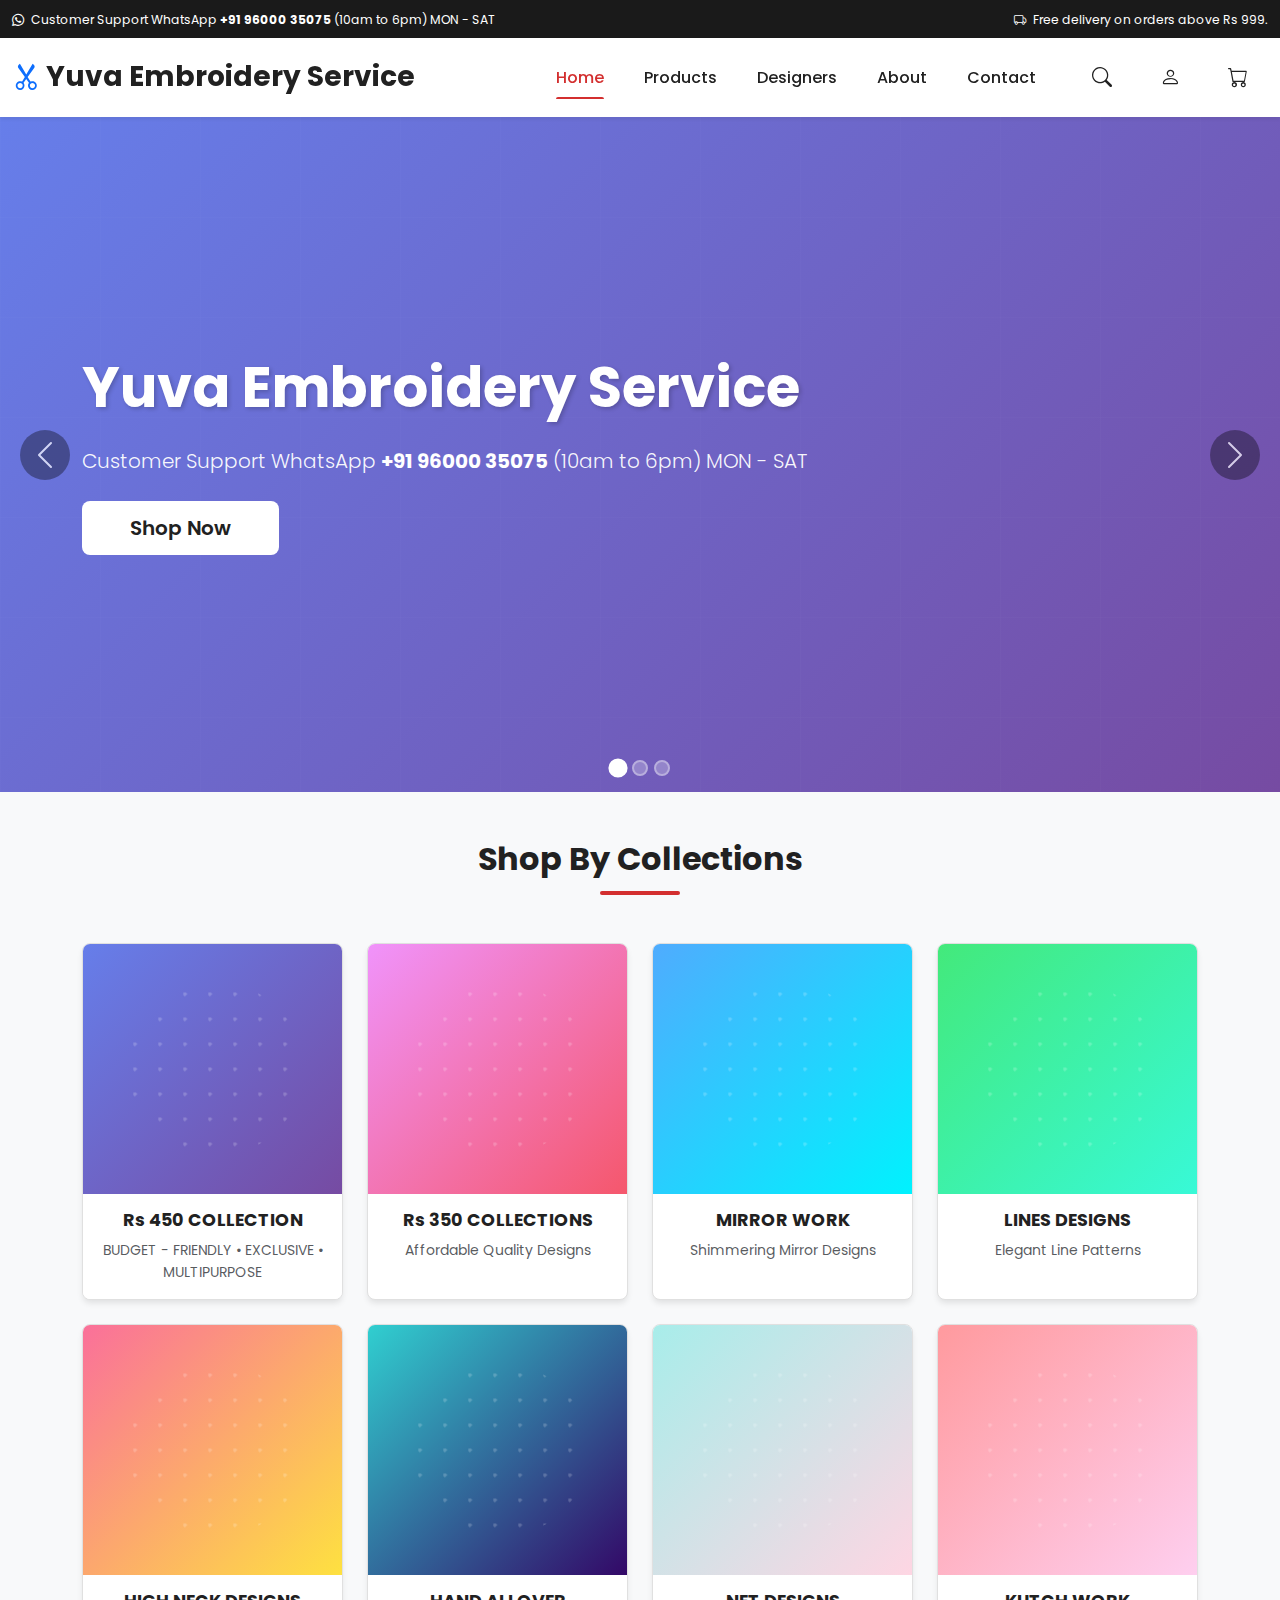
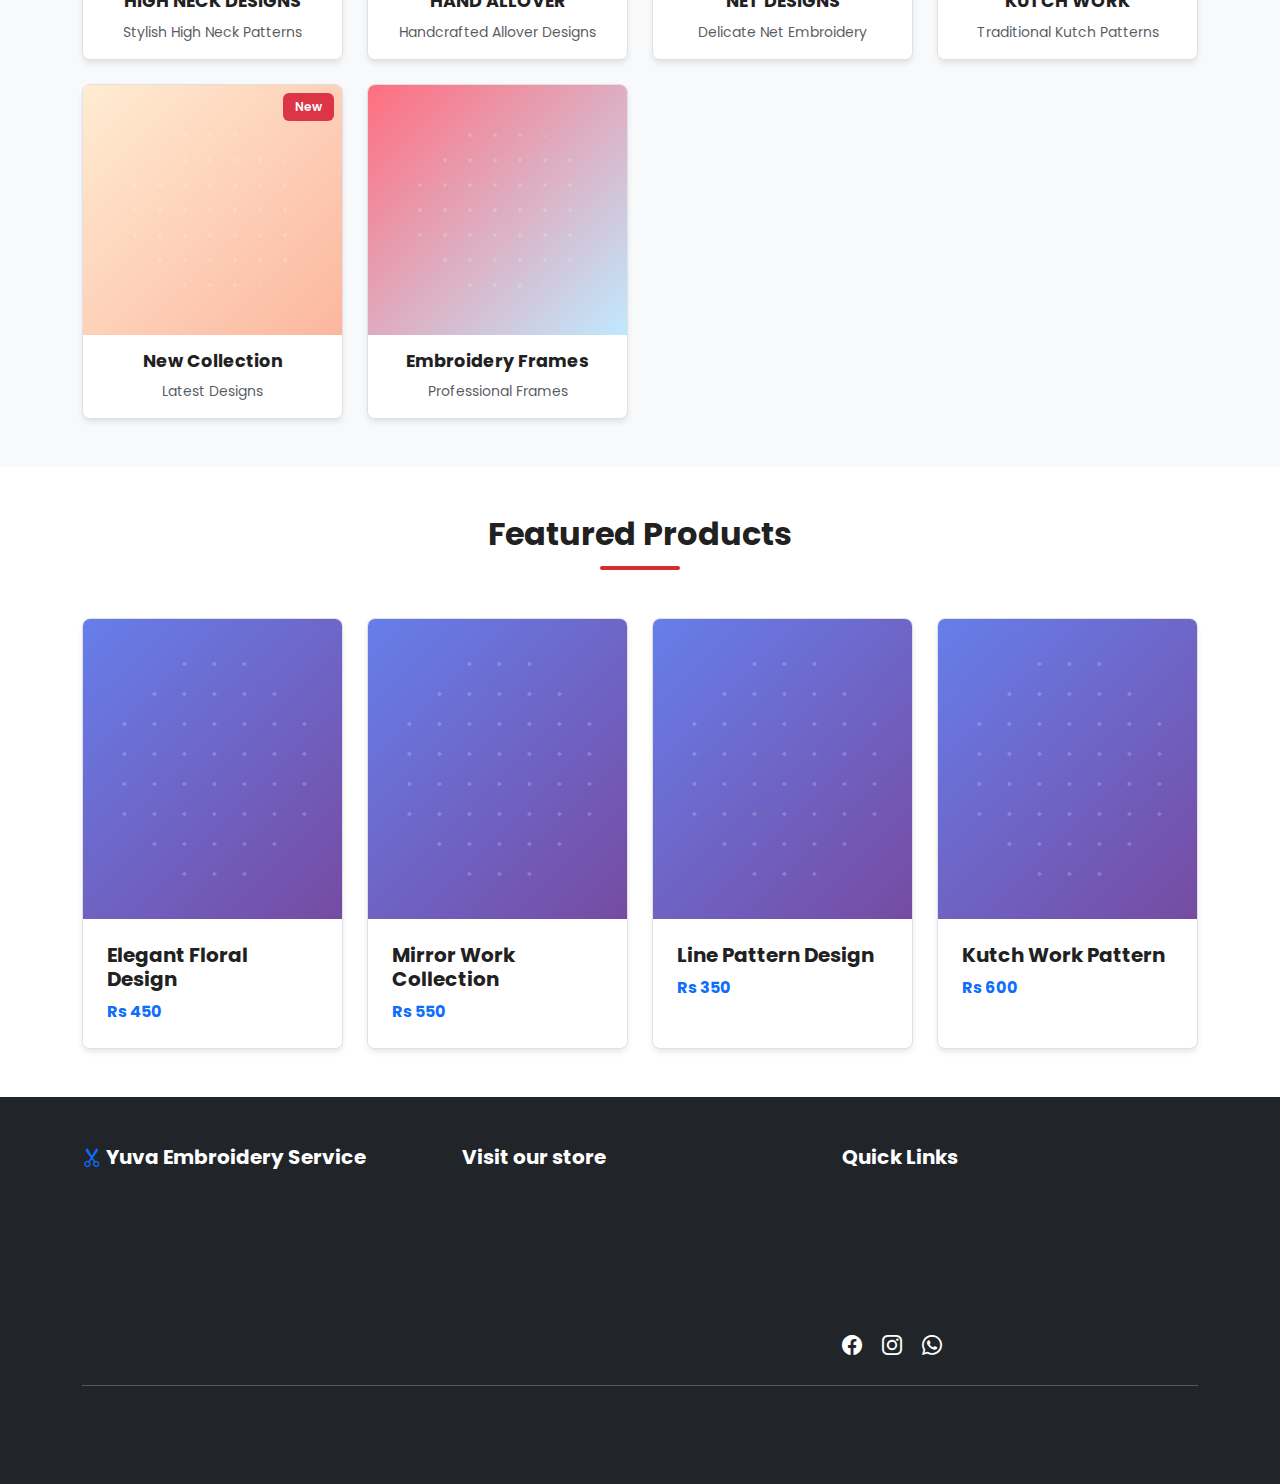
<file: index.html>
<!DOCTYPE html>
<html lang="en">
<head>
    <meta charset="UTF-8">
    <meta name="viewport" content="width=device-width, initial-scale=1.0">
    <title>Yuva Embroidery Service - Premium Embroidery Designs</title>
    <!-- Bootstrap 5 CSS -->
    <link href="https://cdn.jsdelivr.net/npm/bootstrap@5.3.2/dist/css/bootstrap.min.css" rel="stylesheet">
    <!-- Bootstrap Icons -->
    <link rel="stylesheet" href="https://cdn.jsdelivr.net/npm/bootstrap-icons@1.11.1/font/bootstrap-icons.css">
    <!-- Google Fonts -->
    <link href="https://fonts.googleapis.com/css2?family=Poppins:wght@300;400;500;600;700&display=swap" rel="stylesheet">
    <!-- Custom CSS -->
    <link rel="stylesheet" href="assets/css/style.css">
</head>
<body>
    <!-- Top Bar -->
    <div class="top-bar bg-dark text-white py-2">
        <div class="container-fluid">
            <div class="row align-items-center">
                <div class="col-md-6">
                    <small><i class="bi bi-whatsapp"></i> Customer Support WhatsApp <a href="https://wa.me/919600035075" class="text-white text-decoration-none fw-bold">+91 96000 35075</a> (10am to 6pm) MON - SAT</small>
                </div>
                <div class="col-md-6 text-md-end">
                    <small><i class="bi bi-truck"></i> Free delivery on orders above Rs 999.</small>
                </div>
            </div>
        </div>
    </div>

    <!-- Navigation -->
    <nav class="navbar navbar-expand-lg navbar-light bg-white shadow-sm sticky-top">
        <div class="container-fluid">
            <a class="navbar-brand fw-bold fs-3" href="index.html">
                <i class="bi bi-scissors text-primary"></i> Yuva Embroidery Service
            </a>
            <button class="navbar-toggler" type="button" data-bs-toggle="collapse" data-bs-target="#navbarNav">
                <span class="navbar-toggler-icon"></span>
            </button>
            <div class="collapse navbar-collapse" id="navbarNav">
                <ul class="navbar-nav ms-auto align-items-center">
                    <li class="nav-item">
                        <a class="nav-link active" href="index.html">Home</a>
                    </li>
                    <li class="nav-item">
                        <a class="nav-link" href="products.html">Products</a>
                    </li>
                    <li class="nav-item">
                        <a class="nav-link" href="designers.html">Designers</a>
                    </li>
                    <li class="nav-item">
                        <a class="nav-link" href="about.html">About</a>
                    </li>
                    <li class="nav-item">
                        <a class="nav-link" href="contact.html">Contact</a>
                    </li>
                    <li class="nav-item ms-3">
                        <button class="btn btn-link nav-link p-0" data-bs-toggle="modal" data-bs-target="#searchModal">
                            <i class="bi bi-search fs-5"></i>
                        </button>
                    </li>
                    <li class="nav-item ms-2">
                        <button class="btn btn-link nav-link p-0" data-bs-toggle="modal" data-bs-target="#loginModal">
                            <i class="bi bi-person fs-5"></i>
                        </button>
                    </li>
                    <li class="nav-item ms-2">
                        <button class="btn btn-link nav-link p-0 position-relative" data-bs-toggle="offcanvas" data-bs-target="#cartOffcanvas">
                            <i class="bi bi-cart fs-5"></i>
                            <span class="position-absolute top-0 start-100 translate-middle badge rounded-pill bg-danger" id="cartCount">0</span>
                        </button>
                    </li>
                </ul>
            </div>
        </div>
    </nav>

    <!-- Banner Carousel -->
    <div id="mainCarousel" class="carousel slide" data-bs-ride="carousel">
        <div class="carousel-indicators">
            <button type="button" data-bs-target="#mainCarousel" data-bs-slide-to="0" class="active"></button>
            <button type="button" data-bs-target="#mainCarousel" data-bs-slide-to="1"></button>
            <button type="button" data-bs-target="#mainCarousel" data-bs-slide-to="2"></button>
        </div>
        <div class="carousel-inner">
            <div class="carousel-item active">
                <div class="banner-slide">
                    <div class="container">
                        <div class="row align-items-center min-vh-75">
                            <div class="col-lg-8">
                                <h2 class="display-4 fw-bold mb-4">Yuva Embroidery Service</h2>
                                <p class="lead mb-4">Customer Support WhatsApp <a href="https://wa.me/919600035075" class="text-white text-decoration-none fw-bold">+91 96000 35075</a> (10am to 6pm) MON - SAT</p>
                                <a href="products.html" class="btn btn-light btn-lg px-5">Shop Now</a>
                            </div>
                        </div>
                    </div>
                </div>
            </div>
            <div class="carousel-item">
                <div class="banner-slide banner-slide-2">
                    <div class="container">
                        <div class="row align-items-center min-vh-75">
                            <div class="col-lg-8">
                                <h2 class="display-4 fw-bold mb-4">Premium Embroidery Designs</h2>
                                <p class="lead mb-4">Where innovative design meets flawless stitching!</p>
                                <a href="products.html" class="btn btn-light btn-lg px-5">Shop Now</a>
                            </div>
                        </div>
                    </div>
                </div>
            </div>
            <div class="carousel-item">
                <div class="banner-slide banner-slide-3">
                    <div class="container">
                        <div class="row align-items-center min-vh-75">
                            <div class="col-lg-8">
                                <h2 class="display-4 fw-bold mb-4">Custom Embroidery Solutions</h2>
                                <p class="lead mb-4">For clothing, accessories, and home decor</p>
                                <a href="products.html" class="btn btn-light btn-lg px-5">Shop Now</a>
                            </div>
                        </div>
                    </div>
                </div>
            </div>
        </div>
        <button class="carousel-control-prev" type="button" data-bs-target="#mainCarousel" data-bs-slide="prev">
            <span class="carousel-control-prev-icon" aria-hidden="true"></span>
            <span class="visually-hidden">Previous</span>
        </button>
        <button class="carousel-control-next" type="button" data-bs-target="#mainCarousel" data-bs-slide="next">
            <span class="carousel-control-next-icon" aria-hidden="true"></span>
            <span class="visually-hidden">Next</span>
        </button>
    </div>

    <!-- Shop By Collections -->
    <section class="py-5 bg-light">
        <div class="container">
            <h2 class="text-center fw-bold mb-5 section-title">Shop By Collections</h2>
            <div class="row g-4">
                <!-- Rs 450 COLLECTION -->
                <div class="col-lg-3 col-md-4 col-sm-6">
                    <div class="collection-card">
                        <div class="collection-image">
                            <div class="collection-overlay">
                                <a href="products.html?collection=rs450" class="btn btn-light">View Collection</a>
                            </div>
                        </div>
                        <div class="collection-info p-3 text-center">
                            <h5 class="fw-bold mb-2">Rs 450 COLLECTION</h5>
                            <p class="text-muted small mb-0">BUDGET - FRIENDLY • EXCLUSIVE • MULTIPURPOSE</p>
                        </div>
                    </div>
                </div>

                <!-- Rs 350 COLLECTIONS -->
                <div class="col-lg-3 col-md-4 col-sm-6">
                    <div class="collection-card">
                        <div class="collection-image collection-image-2">
                            <div class="collection-overlay">
                                <a href="products.html?collection=rs350" class="btn btn-light">View Collection</a>
                            </div>
                        </div>
                        <div class="collection-info p-3 text-center">
                            <h5 class="fw-bold mb-2">Rs 350 COLLECTIONS</h5>
                            <p class="text-muted small mb-0">Affordable Quality Designs</p>
                        </div>
                    </div>
                </div>

                <!-- MIRROR WORK -->
                <div class="col-lg-3 col-md-4 col-sm-6">
                    <div class="collection-card">
                        <div class="collection-image collection-image-3">
                            <div class="collection-overlay">
                                <a href="products.html?collection=mirror" class="btn btn-light">View Collection</a>
                            </div>
                        </div>
                        <div class="collection-info p-3 text-center">
                            <h5 class="fw-bold mb-2">MIRROR WORK</h5>
                            <p class="text-muted small mb-0">Shimmering Mirror Designs</p>
                        </div>
                    </div>
                </div>

                <!-- LINES DESIGNS -->
                <div class="col-lg-3 col-md-4 col-sm-6">
                    <div class="collection-card">
                        <div class="collection-image collection-image-4">
                            <div class="collection-overlay">
                                <a href="products.html?collection=lines" class="btn btn-light">View Collection</a>
                            </div>
                        </div>
                        <div class="collection-info p-3 text-center">
                            <h5 class="fw-bold mb-2">LINES DESIGNS</h5>
                            <p class="text-muted small mb-0">Elegant Line Patterns</p>
                        </div>
                    </div>
                </div>

                <!-- HIGH NECK DESIGNS -->
                <div class="col-lg-3 col-md-4 col-sm-6">
                    <div class="collection-card">
                        <div class="collection-image collection-image-5">
                            <div class="collection-overlay">
                                <a href="products.html?collection=highneck" class="btn btn-light">View Collection</a>
                            </div>
                        </div>
                        <div class="collection-info p-3 text-center">
                            <h5 class="fw-bold mb-2">HIGH NECK DESIGNS</h5>
                            <p class="text-muted small mb-0">Stylish High Neck Patterns</p>
                        </div>
                    </div>
                </div>

                <!-- HAND ALLOVER -->
                <div class="col-lg-3 col-md-4 col-sm-6">
                    <div class="collection-card">
                        <div class="collection-image collection-image-6">
                            <div class="collection-overlay">
                                <a href="products.html?collection=handallover" class="btn btn-light">View Collection</a>
                            </div>
                        </div>
                        <div class="collection-info p-3 text-center">
                            <h5 class="fw-bold mb-2">HAND ALLOVER</h5>
                            <p class="text-muted small mb-0">Handcrafted Allover Designs</p>
                        </div>
                    </div>
                </div>

                <!-- NET DESIGNS -->
                <div class="col-lg-3 col-md-4 col-sm-6">
                    <div class="collection-card">
                        <div class="collection-image collection-image-7">
                            <div class="collection-overlay">
                                <a href="products.html?collection=net" class="btn btn-light">View Collection</a>
                            </div>
                        </div>
                        <div class="collection-info p-3 text-center">
                            <h5 class="fw-bold mb-2">NET DESIGNS</h5>
                            <p class="text-muted small mb-0">Delicate Net Embroidery</p>
                        </div>
                    </div>
                </div>

                <!-- KUTCH WORK -->
                <div class="col-lg-3 col-md-4 col-sm-6">
                    <div class="collection-card">
                        <div class="collection-image collection-image-8">
                            <div class="collection-overlay">
                                <a href="products.html?collection=kutch" class="btn btn-light">View Collection</a>
                            </div>
                        </div>
                        <div class="collection-info p-3 text-center">
                            <h5 class="fw-bold mb-2">KUTCH WORK</h5>
                            <p class="text-muted small mb-0">Traditional Kutch Patterns</p>
                        </div>
                    </div>
                </div>

                <!-- New Collection -->
                <div class="col-lg-3 col-md-4 col-sm-6">
                    <div class="collection-card">
                        <div class="collection-image collection-image-9">
                            <span class="badge bg-danger position-absolute top-0 end-0 m-2">New</span>
                            <div class="collection-overlay">
                                <a href="products.html?collection=new" class="btn btn-light">View Collection</a>
                            </div>
                        </div>
                        <div class="collection-info p-3 text-center">
                            <h5 class="fw-bold mb-2">New Collection</h5>
                            <p class="text-muted small mb-0">Latest Designs</p>
                        </div>
                    </div>
                </div>

                <!-- Embroidery Frames -->
                <div class="col-lg-3 col-md-4 col-sm-6">
                    <div class="collection-card">
                        <div class="collection-image collection-image-10">
                            <div class="collection-overlay">
                                <a href="products.html?collection=frames" class="btn btn-light">View Collection</a>
                            </div>
                        </div>
                        <div class="collection-info p-3 text-center">
                            <h5 class="fw-bold mb-2">Embroidery Frames</h5>
                            <p class="text-muted small mb-0">Professional Frames</p>
                        </div>
                    </div>
                </div>
            </div>
        </div>
    </section>

    <!-- Featured Products -->
    <section class="py-5">
        <div class="container">
            <h2 class="text-center fw-bold mb-5 section-title">Featured Products</h2>
            <div class="row g-4" id="featuredProducts">
                <!-- Products will be loaded here -->
            </div>
        </div>
    </section>

    <!-- Footer -->
    <footer class="bg-dark text-white py-5">
        <div class="container">
            <div class="row g-4">
                <div class="col-md-4">
                    <h5 class="fw-bold mb-3">
                        <i class="bi bi-scissors text-primary"></i> Yuva Embroidery Service
                    </h5>
                    <p class="text-muted">
                        Where innovative design meets flawless stitching! Our skilled artisans bring your creative vision to life.
                    </p>
                </div>
                <div class="col-md-4">
                    <h5 class="fw-bold mb-3">Visit our store</h5>
                    <p class="text-muted mb-2">
                        <i class="bi bi-geo-alt"></i> No.99, Vallal Yusuff Nagar,<br>
                        &nbsp;&nbsp;&nbsp;&nbsp;3rd Street, Mahalakshmi Nagar,<br>
                        &nbsp;&nbsp;&nbsp;&nbsp;East Tambaram, Chennai - 600 073
                    </p>
                    <p class="text-muted mb-1">
                        <i class="bi bi-envelope"></i> <a href="mailto:info@example.com" class="text-muted text-decoration-none">info@example.com</a>
                    </p>
                    <p class="text-muted mb-0">
                        <i class="bi bi-telephone"></i> <a href="tel:+919600035075" class="text-muted text-decoration-none">+91 96000 35075</a>
                    </p>
                </div>
                <div class="col-md-4">
                    <h5 class="fw-bold mb-3">Quick Links</h5>
                    <ul class="list-unstyled">
                        <li><a href="index.html" class="text-muted text-decoration-none">Home</a></li>
                        <li><a href="products.html" class="text-muted text-decoration-none">Products</a></li>
                        <li><a href="designers.html" class="text-muted text-decoration-none">Designers</a></li>
                        <li><a href="about.html" class="text-muted text-decoration-none">About</a></li>
                        <li><a href="contact.html" class="text-muted text-decoration-none">Contact</a></li>
                    </ul>
                    <div class="social-links mt-3">
                        <a href="#" class="text-white me-3"><i class="bi bi-facebook fs-5"></i></a>
                        <a href="#" class="text-white me-3"><i class="bi bi-instagram fs-5"></i></a>
                        <a href="https://wa.me/919600035075" class="text-white me-3"><i class="bi bi-whatsapp fs-5"></i></a>
                    </div>
                </div>
            </div>
            <hr class="my-4 bg-secondary">
            <div class="row">
                <div class="col-12 text-center text-muted">
                    <p class="mb-0">&copy; 2024 Yuva Embroidery Service. All rights reserved.</p>
                </div>
            </div>
        </div>
    </footer>

    <!-- Search Modal -->
    <div class="modal fade" id="searchModal" tabindex="-1">
        <div class="modal-dialog modal-dialog-centered">
            <div class="modal-content">
                <div class="modal-header">
                    <h5 class="modal-title">Search Products</h5>
                    <button type="button" class="btn-close" data-bs-dismiss="modal"></button>
                </div>
                <div class="modal-body">
                    <div class="input-group">
                        <input type="text" class="form-control" id="searchInput" placeholder="Search for products...">
                        <button class="btn btn-primary" type="button" id="searchBtn">
                            <i class="bi bi-search"></i>
                        </button>
                    </div>
                    <div id="searchResults" class="mt-3"></div>
                </div>
            </div>
        </div>
    </div>

    <!-- Login Modal -->
    <div class="modal fade" id="loginModal" tabindex="-1">
        <div class="modal-dialog modal-dialog-centered">
            <div class="modal-content">
                <div class="modal-header">
                    <h5 class="modal-title">Login / Register</h5>
                    <button type="button" class="btn-close" data-bs-dismiss="modal"></button>
                </div>
                <div class="modal-body">
                    <ul class="nav nav-tabs" id="authTabs" role="tablist">
                        <li class="nav-item" role="presentation">
                            <button class="nav-link active" id="login-tab" data-bs-toggle="tab" data-bs-target="#login" type="button">Login</button>
                        </li>
                        <li class="nav-item" role="presentation">
                            <button class="nav-link" id="register-tab" data-bs-toggle="tab" data-bs-target="#register" type="button">Register</button>
                        </li>
                    </ul>
                    <div class="tab-content mt-3" id="authTabsContent">
                        <div class="tab-pane fade show active" id="login">
                            <form id="loginForm">
                                <div class="mb-3">
                                    <label for="loginEmail" class="form-label">Email</label>
                                    <input type="email" class="form-control" id="loginEmail" required>
                                </div>
                                <div class="mb-3">
                                    <label for="loginPassword" class="form-label">Password</label>
                                    <input type="password" class="form-control" id="loginPassword" required>
                                </div>
                                <button type="submit" class="btn btn-primary w-100">Login</button>
                            </form>
                        </div>
                        <div class="tab-pane fade" id="register">
                            <form id="registerForm">
                                <div class="mb-3">
                                    <label for="registerName" class="form-label">Full Name</label>
                                    <input type="text" class="form-control" id="registerName" required>
                                </div>
                                <div class="mb-3">
                                    <label for="registerEmail" class="form-label">Email</label>
                                    <input type="email" class="form-control" id="registerEmail" required>
                                </div>
                                <div class="mb-3">
                                    <label for="registerPassword" class="form-label">Password</label>
                                    <input type="password" class="form-control" id="registerPassword" required>
                                </div>
                                <button type="submit" class="btn btn-primary w-100">Register</button>
                            </form>
                        </div>
                    </div>
                </div>
            </div>
        </div>
    </div>

    <!-- Cart Offcanvas -->
    <div class="offcanvas offcanvas-end" tabindex="-1" id="cartOffcanvas">
        <div class="offcanvas-header">
            <h5 class="offcanvas-title">Shopping Cart</h5>
            <button type="button" class="btn-close" data-bs-dismiss="offcanvas"></button>
        </div>
        <div class="offcanvas-body">
            <div id="cartItems">
                <p class="text-muted text-center">Your cart is empty</p>
            </div>
            <div class="mt-auto pt-3 border-top">
                <div class="d-flex justify-content-between mb-3">
                    <strong>Total:</strong>
                    <strong id="cartTotal">Rs 0</strong>
                </div>
                <button class="btn btn-primary w-100" id="checkoutBtn" disabled>Checkout</button>
            </div>
        </div>
    </div>

    <!-- Bootstrap 5 JS -->
    <script src="https://cdn.jsdelivr.net/npm/bootstrap@5.3.2/dist/js/bootstrap.bundle.min.js"></script>
    <!-- Custom JS -->
    <script src="assets/js/main.js"></script>
</body>
</html>
</file>
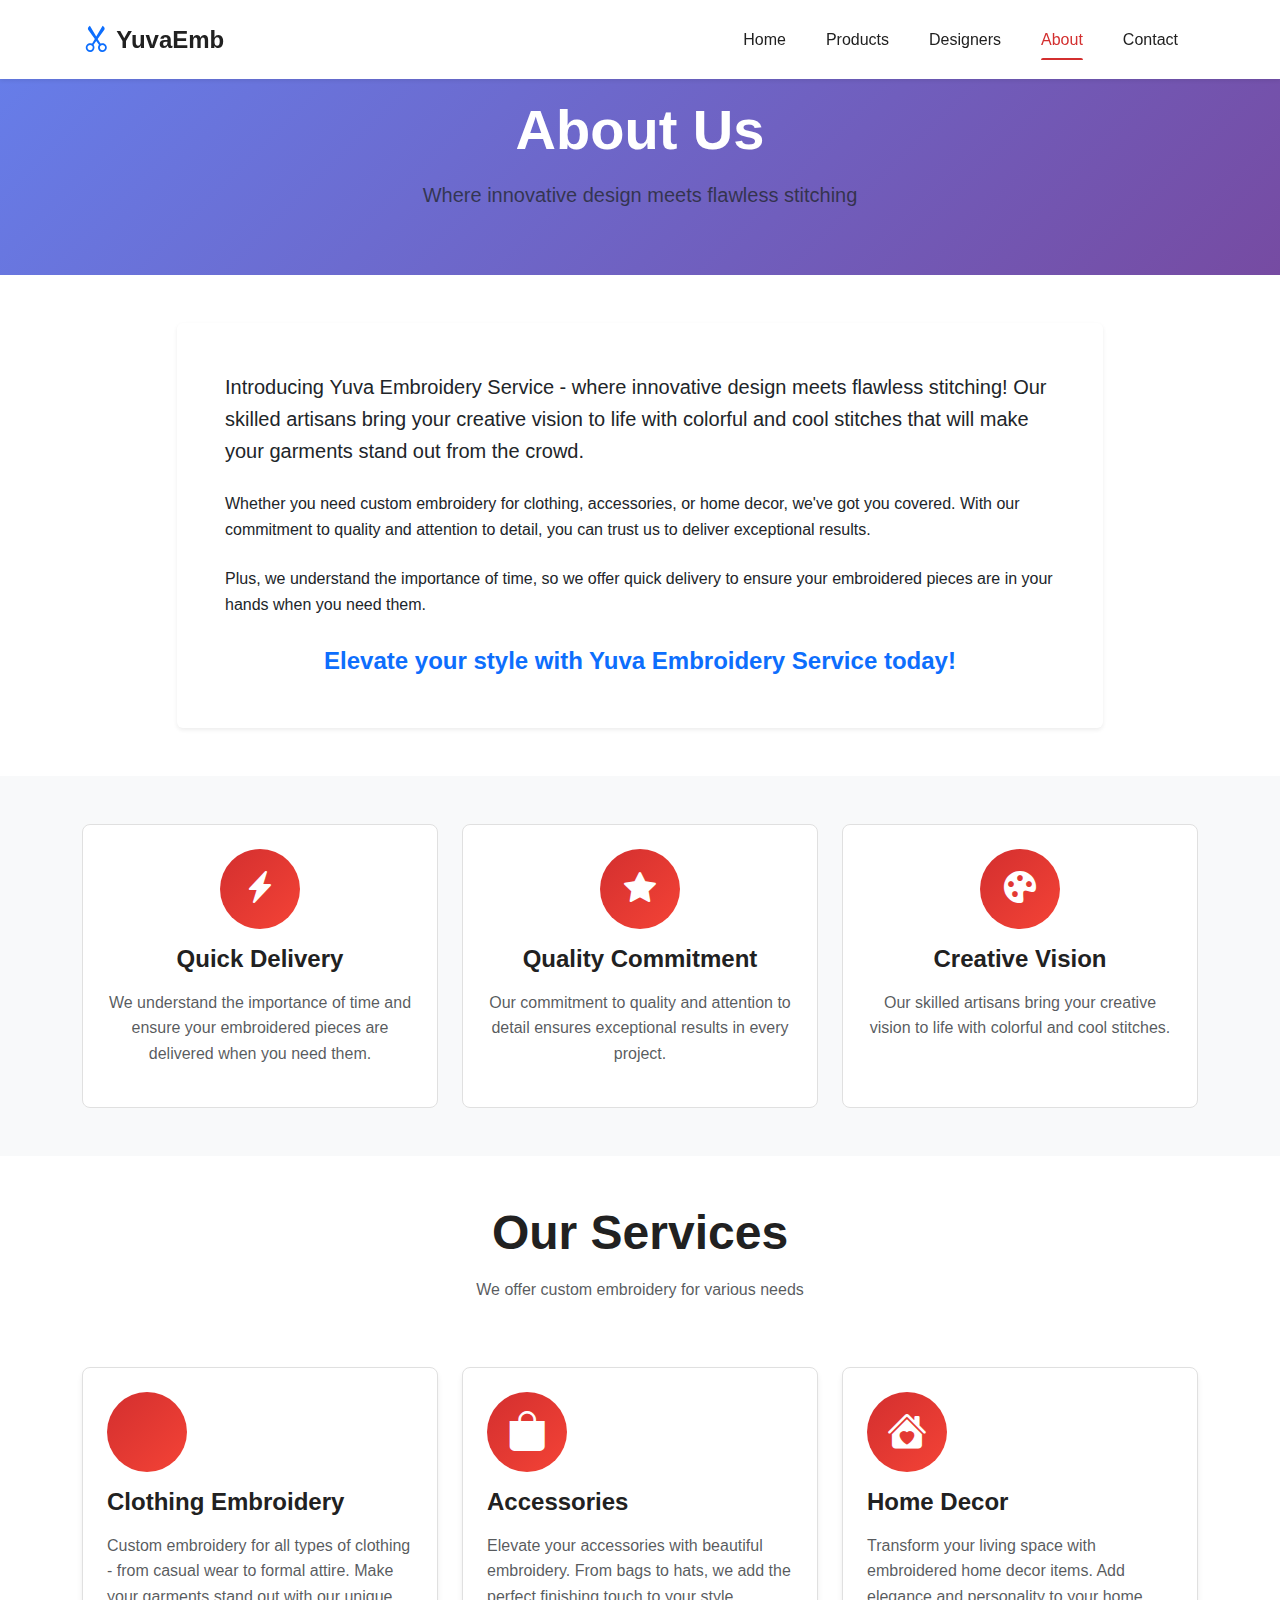
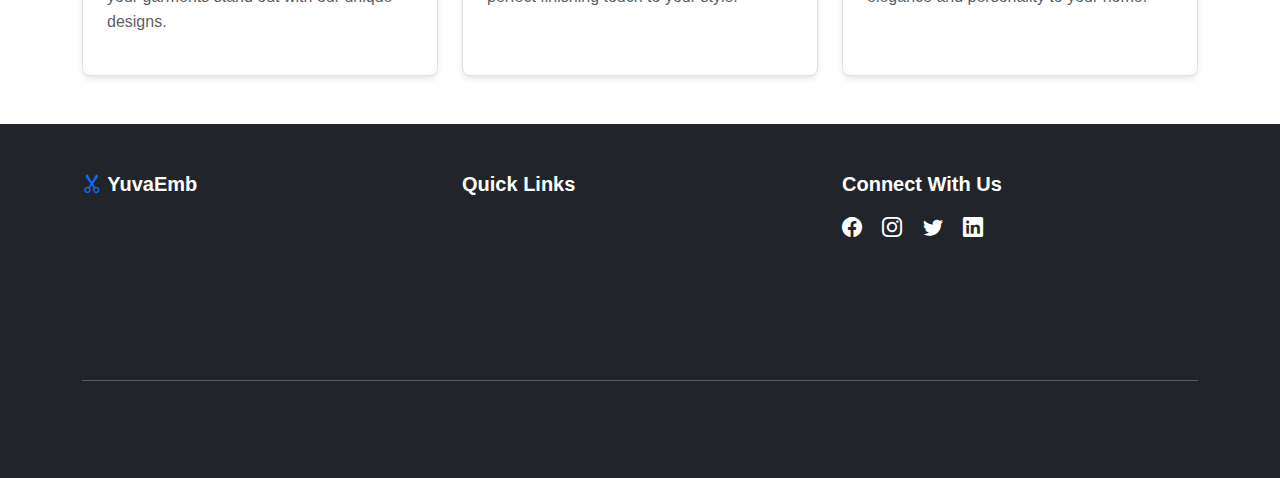
<file: about.html>
<!DOCTYPE html>
<html lang="en">
<head>
    <meta charset="UTF-8">
    <meta name="viewport" content="width=device-width, initial-scale=1.0">
    <title>About - YuvaEmb</title>
    <link href="https://cdn.jsdelivr.net/npm/bootstrap@5.3.2/dist/css/bootstrap.min.css" rel="stylesheet">
    <link rel="stylesheet" href="https://cdn.jsdelivr.net/npm/bootstrap-icons@1.11.1/font/bootstrap-icons.css">
    <link rel="stylesheet" href="assets/css/style.css">
</head>
<body>
    <!-- Navigation -->
    <nav class="navbar navbar-expand-lg navbar-light bg-white shadow-sm fixed-top">
        <div class="container">
            <a class="navbar-brand fw-bold" href="index.html">
                <i class="bi bi-scissors text-primary"></i> YuvaEmb
            </a>
            <button class="navbar-toggler" type="button" data-bs-toggle="collapse" data-bs-target="#navbarNav">
                <span class="navbar-toggler-icon"></span>
            </button>
            <div class="collapse navbar-collapse" id="navbarNav">
                <ul class="navbar-nav ms-auto">
                    <li class="nav-item">
                        <a class="nav-link" href="index.html">Home</a>
                    </li>
                    <li class="nav-item">
                        <a class="nav-link" href="products.html">Products</a>
                    </li>
                    <li class="nav-item">
                        <a class="nav-link" href="designers.html">Designers</a>
                    </li>
                    <li class="nav-item">
                        <a class="nav-link active" href="about.html">About</a>
                    </li>
                    <li class="nav-item">
                        <a class="nav-link" href="contact.html">Contact</a>
                    </li>
                </ul>
            </div>
        </div>
    </nav>

    <!-- Page Header -->
    <section class="page-header py-5 mt-5">
        <div class="container">
            <div class="row">
                <div class="col-12 text-center">
                    <h1 class="display-4 fw-bold mb-3">About Us</h1>
                    <p class="lead text-muted">Where innovative design meets flawless stitching</p>
                </div>
            </div>
        </div>
    </section>

    <!-- About Content Section -->
    <section class="py-5">
        <div class="container">
            <div class="row">
                <div class="col-lg-10 mx-auto">
                    <div class="card shadow-sm border-0">
                        <div class="card-body p-5">
                            <div class="about-content">
                                <p class="lead mb-4">
                                    Introducing <strong>Yuva Embroidery Service</strong> - where innovative design meets flawless stitching! 
                                    Our skilled artisans bring your creative vision to life with colorful and cool stitches that will 
                                    make your garments stand out from the crowd.
                                </p>
                                <p class="mb-4">
                                    Whether you need custom embroidery for clothing, accessories, or home decor, we've got you covered. 
                                    With our commitment to quality and attention to detail, you can trust us to deliver exceptional results.
                                </p>
                                <p class="mb-4">
                                    Plus, we understand the importance of time, so we offer quick delivery to ensure your embroidered 
                                    pieces are in your hands when you need them.
                                </p>
                                <p class="mb-0 text-center">
                                    <strong class="text-primary fs-4">Elevate your style with Yuva Embroidery Service today!</strong>
                                </p>
                            </div>
                        </div>
                    </div>
                </div>
            </div>
        </div>
    </section>

    <!-- Features Highlight -->
    <section class="py-5 bg-light">
        <div class="container">
            <div class="row g-4">
                <div class="col-md-4">
                    <div class="feature-card text-center p-4">
                        <div class="feature-icon mb-3">
                            <i class="bi bi-lightning-charge-fill"></i>
                        </div>
                        <h4 class="fw-bold mb-3">Quick Delivery</h4>
                        <p class="text-muted">
                            We understand the importance of time and ensure your embroidered pieces are delivered when you need them.
                        </p>
                    </div>
                </div>
                <div class="col-md-4">
                    <div class="feature-card text-center p-4">
                        <div class="feature-icon mb-3">
                            <i class="bi bi-star-fill"></i>
                        </div>
                        <h4 class="fw-bold mb-3">Quality Commitment</h4>
                        <p class="text-muted">
                            Our commitment to quality and attention to detail ensures exceptional results in every project.
                        </p>
                    </div>
                </div>
                <div class="col-md-4">
                    <div class="feature-card text-center p-4">
                        <div class="feature-icon mb-3">
                            <i class="bi bi-palette-fill"></i>
                        </div>
                        <h4 class="fw-bold mb-3">Creative Vision</h4>
                        <p class="text-muted">
                            Our skilled artisans bring your creative vision to life with colorful and cool stitches.
                        </p>
                    </div>
                </div>
            </div>
        </div>
    </section>

    <!-- Services Section -->
    <section class="py-5">
        <div class="container">
            <div class="row mb-5">
                <div class="col-12 text-center">
                    <h2 class="display-5 fw-bold mb-3">Our Services</h2>
                    <p class="text-muted">We offer custom embroidery for various needs</p>
                </div>
            </div>
            <div class="row g-4">
                <div class="col-lg-4 col-md-6">
                    <div class="service-card p-4">
                        <div class="service-icon mb-3">
                            <i class="bi bi-tshirt"></i>
                        </div>
                        <h4 class="fw-bold mb-3">Clothing Embroidery</h4>
                        <p class="text-muted">
                            Custom embroidery for all types of clothing - from casual wear to formal attire. 
                            Make your garments stand out with our unique designs.
                        </p>
                    </div>
                </div>
                <div class="col-lg-4 col-md-6">
                    <div class="service-card p-4">
                        <div class="service-icon mb-3">
                            <i class="bi bi-bag-fill"></i>
                        </div>
                        <h4 class="fw-bold mb-3">Accessories</h4>
                        <p class="text-muted">
                            Elevate your accessories with beautiful embroidery. From bags to hats, 
                            we add the perfect finishing touch to your style.
                        </p>
                    </div>
                </div>
                <div class="col-lg-4 col-md-6">
                    <div class="service-card p-4">
                        <div class="service-icon mb-3">
                            <i class="bi bi-house-heart-fill"></i>
                        </div>
                        <h4 class="fw-bold mb-3">Home Decor</h4>
                        <p class="text-muted">
                            Transform your living space with embroidered home decor items. 
                            Add elegance and personality to your home.
                        </p>
                    </div>
                </div>
            </div>
        </div>
    </section>

    <!-- Footer -->
    <footer class="bg-dark text-white py-5">
        <div class="container">
            <div class="row g-4">
                <div class="col-md-4">
                    <h5 class="fw-bold mb-3">
                        <i class="bi bi-scissors text-primary"></i> YuvaEmb
                    </h5>
                    <p class="text-muted">
                        Creating beautiful embroidery designs that inspire and delight.
                    </p>
                </div>
                <div class="col-md-4">
                    <h5 class="fw-bold mb-3">Quick Links</h5>
                    <ul class="list-unstyled">
                        <li><a href="index.html" class="text-muted text-decoration-none">Home</a></li>
                        <li><a href="products.html" class="text-muted text-decoration-none">Products</a></li>
                        <li><a href="designers.html" class="text-muted text-decoration-none">Designers</a></li>
                        <li><a href="about.html" class="text-muted text-decoration-none">About</a></li>
                        <li><a href="contact.html" class="text-muted text-decoration-none">Contact</a></li>
                    </ul>
                </div>
                <div class="col-md-4">
                    <h5 class="fw-bold mb-3">Connect With Us</h5>
                    <div class="social-links">
                        <a href="#" class="text-white me-3"><i class="bi bi-facebook fs-5"></i></a>
                        <a href="#" class="text-white me-3"><i class="bi bi-instagram fs-5"></i></a>
                        <a href="#" class="text-white me-3"><i class="bi bi-twitter fs-5"></i></a>
                        <a href="#" class="text-white"><i class="bi bi-linkedin fs-5"></i></a>
                    </div>
                </div>
            </div>
            <hr class="my-4 bg-secondary">
            <div class="row">
                <div class="col-12 text-center text-muted">
                    <p class="mb-0">&copy; 2024 YuvaEmb. All rights reserved.</p>
                </div>
            </div>
        </div>
    </footer>

    <script src="https://cdn.jsdelivr.net/npm/bootstrap@5.3.2/dist/js/bootstrap.bundle.min.js"></script>
</body>
</html>
</file>
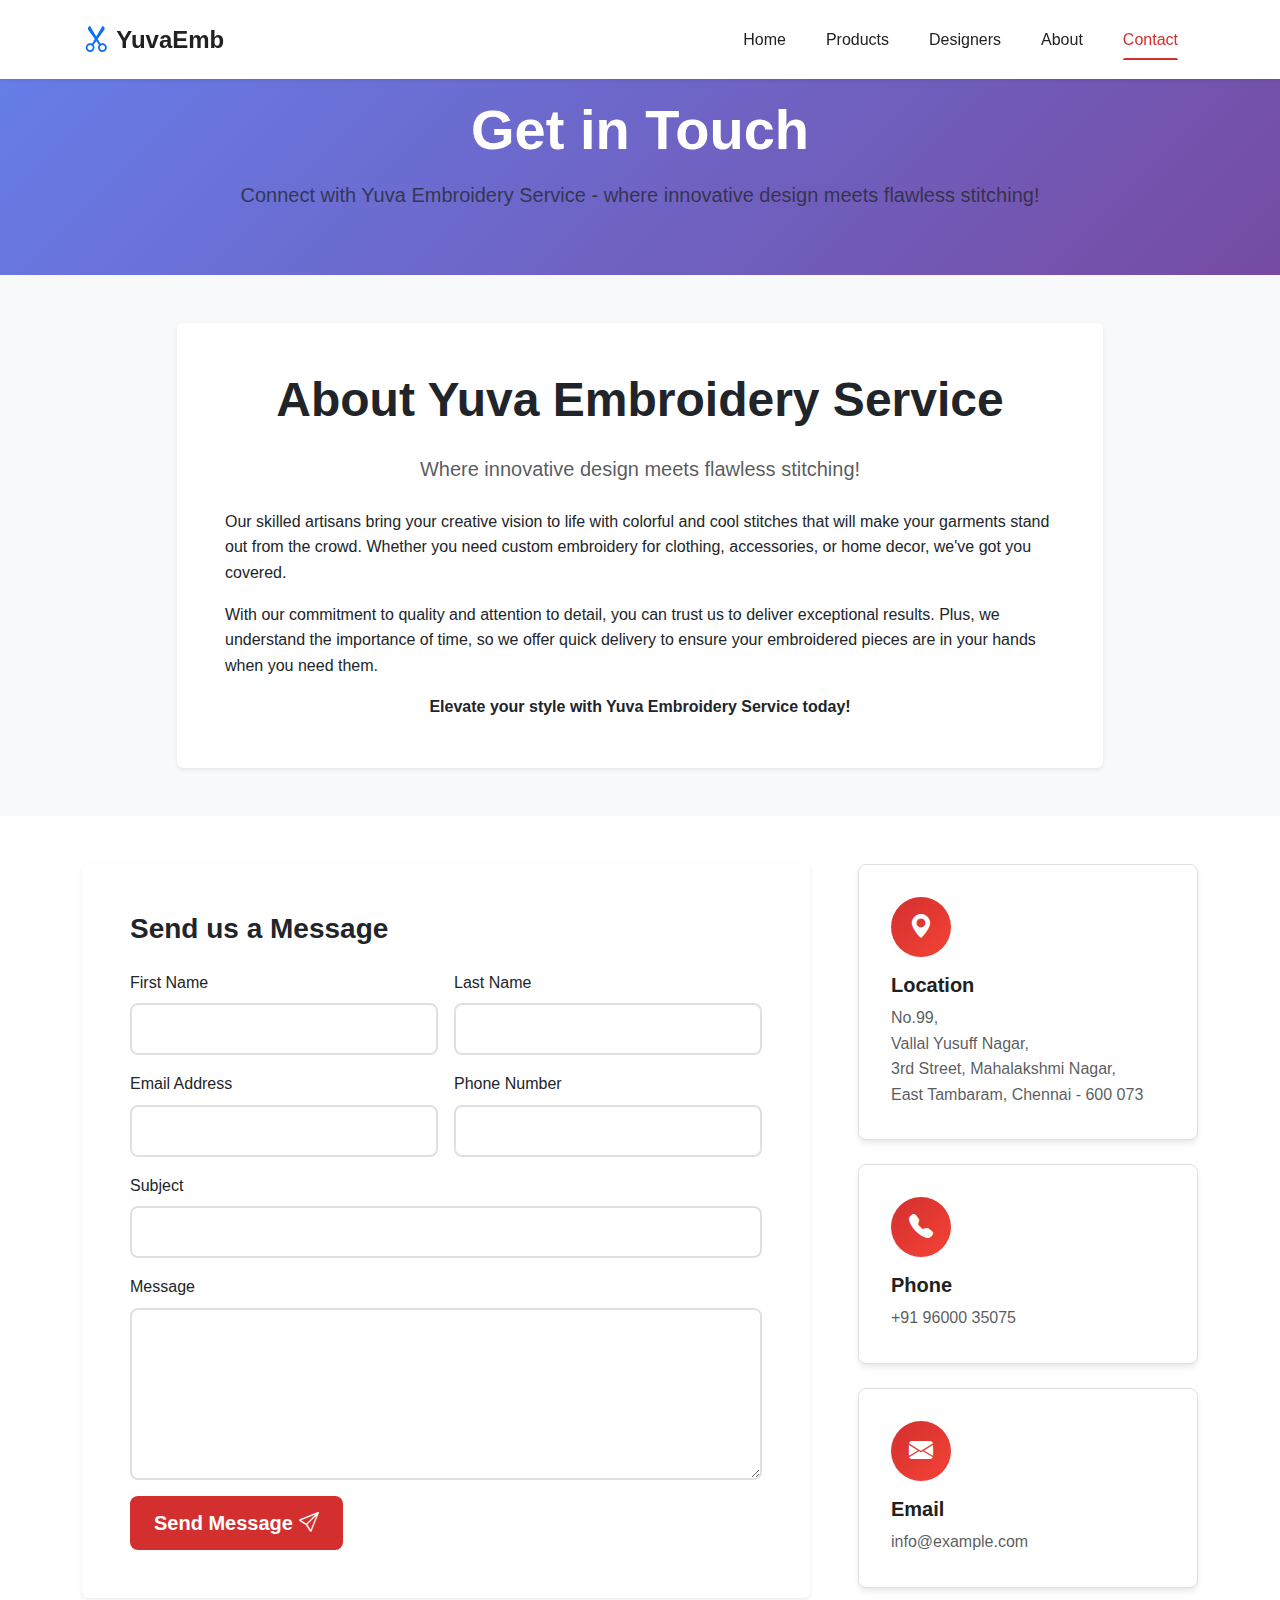
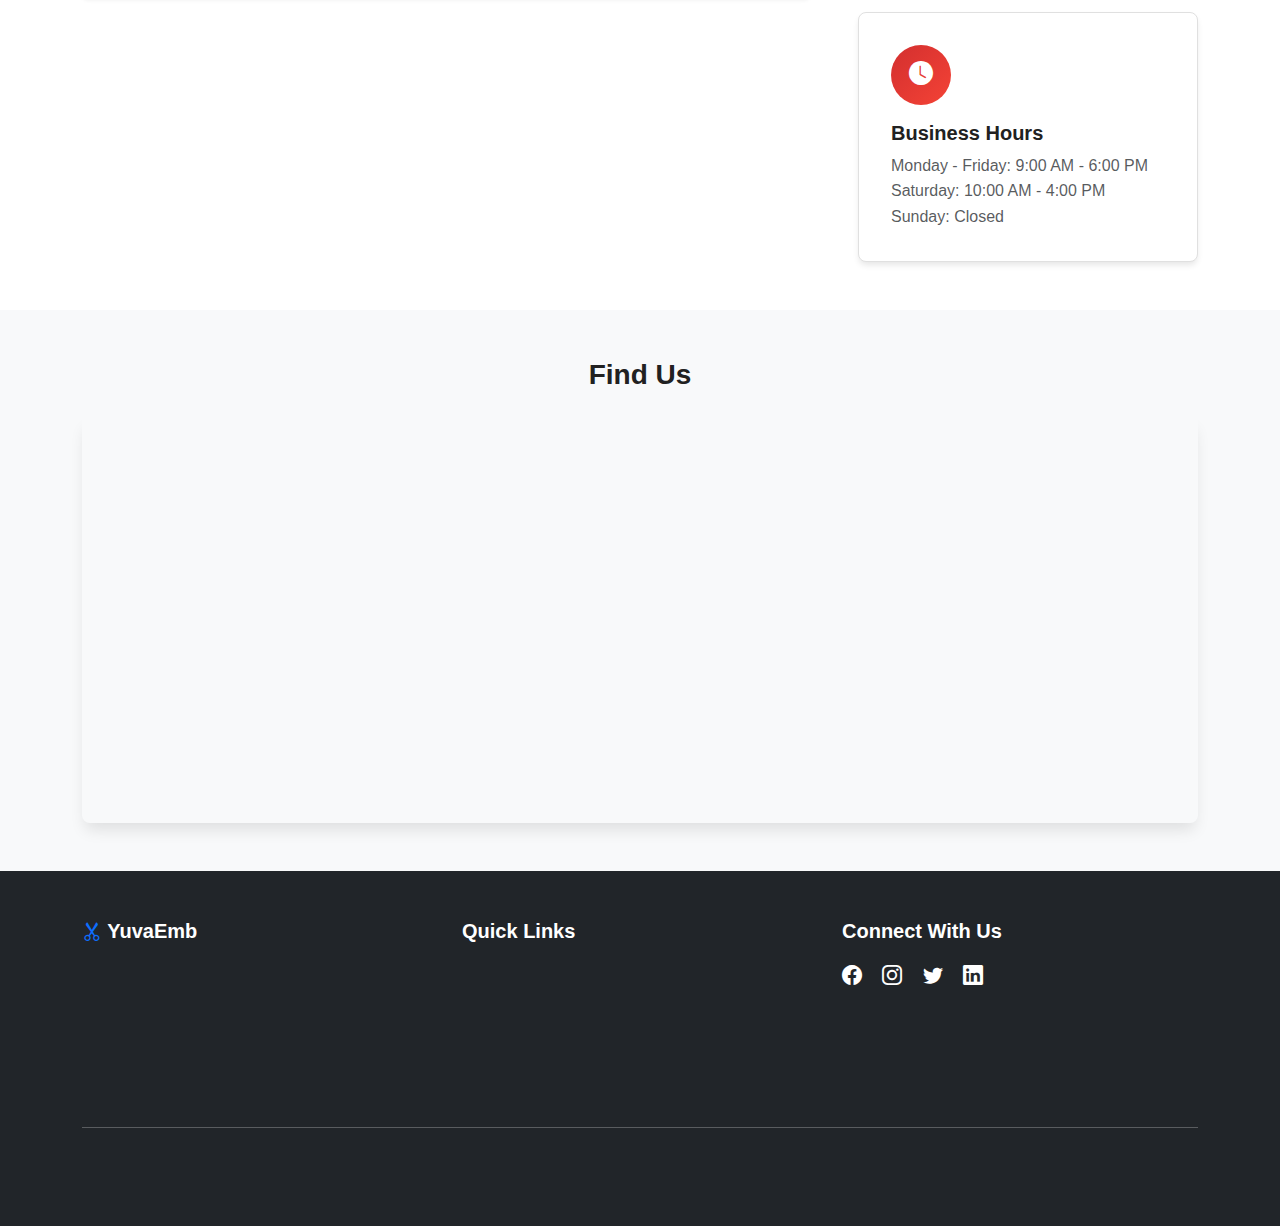
<file: contact.html>
<!DOCTYPE html>
<html lang="en">
<head>
    <meta charset="UTF-8">
    <meta name="viewport" content="width=device-width, initial-scale=1.0">
    <title>Contact - YuvaEmb</title>
    <link href="https://cdn.jsdelivr.net/npm/bootstrap@5.3.2/dist/css/bootstrap.min.css" rel="stylesheet">
    <link rel="stylesheet" href="https://cdn.jsdelivr.net/npm/bootstrap-icons@1.11.1/font/bootstrap-icons.css">
    <link rel="stylesheet" href="assets/css/style.css">
</head>
<body>
    <!-- Navigation -->
    <nav class="navbar navbar-expand-lg navbar-light bg-white shadow-sm fixed-top">
        <div class="container">
            <a class="navbar-brand fw-bold" href="index.html">
                <i class="bi bi-scissors text-primary"></i> YuvaEmb
            </a>
            <button class="navbar-toggler" type="button" data-bs-toggle="collapse" data-bs-target="#navbarNav">
                <span class="navbar-toggler-icon"></span>
            </button>
            <div class="collapse navbar-collapse" id="navbarNav">
                <ul class="navbar-nav ms-auto">
                    <li class="nav-item">
                        <a class="nav-link" href="index.html">Home</a>
                    </li>
                    <li class="nav-item">
                        <a class="nav-link" href="products.html">Products</a>
                    </li>
                    <li class="nav-item">
                        <a class="nav-link" href="designers.html">Designers</a>
                    </li>
                    <li class="nav-item">
                        <a class="nav-link" href="about.html">About</a>
                    </li>
                    <li class="nav-item">
                        <a class="nav-link active" href="contact.html">Contact</a>
                    </li>
                </ul>
            </div>
        </div>
    </nav>

    <!-- Page Header -->
    <section class="page-header py-5 mt-5">
        <div class="container">
            <div class="row">
                <div class="col-12 text-center">
                    <h1 class="display-4 fw-bold mb-3">Get in Touch</h1>
                    <p class="lead text-muted">Connect with Yuva Embroidery Service - where innovative design meets flawless stitching!</p>
                </div>
            </div>
        </div>
    </section>

    <!-- About Section -->
    <section class="py-5 bg-light">
        <div class="container">
            <div class="row">
                <div class="col-lg-10 mx-auto">
                    <div class="card shadow-sm border-0">
                        <div class="card-body p-5">
                            <h2 class="display-5 fw-bold mb-4 text-center">About Yuva Embroidery Service</h2>
                            <p class="lead text-center text-muted mb-4">
                                Where innovative design meets flawless stitching!
                            </p>
                            <div class="about-content">
                                <p class="mb-3">
                                    Our skilled artisans bring your creative vision to life with colorful and cool stitches 
                                    that will make your garments stand out from the crowd. Whether you need custom embroidery 
                                    for clothing, accessories, or home decor, we've got you covered.
                                </p>
                                <p class="mb-3">
                                    With our commitment to quality and attention to detail, you can trust us to deliver 
                                    exceptional results. Plus, we understand the importance of time, so we offer quick delivery 
                                    to ensure your embroidered pieces are in your hands when you need them.
                                </p>
                                <p class="mb-0 text-center">
                                    <strong>Elevate your style with Yuva Embroidery Service today!</strong>
                                </p>
                            </div>
                        </div>
                    </div>
                </div>
            </div>
        </div>
    </section>

    <!-- Contact Section -->
    <section class="py-5">
        <div class="container">
            <div class="row g-5">
                <!-- Contact Form -->
                <div class="col-lg-8">
                    <div class="card shadow-sm border-0">
                        <div class="card-body p-5">
                            <h3 class="fw-bold mb-4">Send us a Message</h3>
                            <form id="contactForm">
                                <div class="row g-3">
                                    <div class="col-md-6">
                                        <label for="firstName" class="form-label">First Name</label>
                                        <input type="text" class="form-control" id="firstName" required>
                                    </div>
                                    <div class="col-md-6">
                                        <label for="lastName" class="form-label">Last Name</label>
                                        <input type="text" class="form-control" id="lastName" required>
                                    </div>
                                    <div class="col-md-6">
                                        <label for="email" class="form-label">Email Address</label>
                                        <input type="email" class="form-control" id="email" required>
                                    </div>
                                    <div class="col-md-6">
                                        <label for="phone" class="form-label">Phone Number</label>
                                        <input type="tel" class="form-control" id="phone">
                                    </div>
                                    <div class="col-12">
                                        <label for="subject" class="form-label">Subject</label>
                                        <input type="text" class="form-control" id="subject" required>
                                    </div>
                                    <div class="col-12">
                                        <label for="message" class="form-label">Message</label>
                                        <textarea class="form-control" id="message" rows="6" required></textarea>
                                    </div>
                                    <div class="col-12">
                                        <button type="submit" class="btn btn-primary btn-lg">
                                            Send Message <i class="bi bi-send"></i>
                                        </button>
                                    </div>
                                </div>
                            </form>
                        </div>
                    </div>
                </div>

                <!-- Contact Information -->
                <div class="col-lg-4">
                    <div class="contact-info">
                        <div class="contact-card mb-4">
                            <div class="contact-icon mb-3">
                                <i class="bi bi-geo-alt-fill"></i>
                            </div>
                            <h5 class="fw-bold mb-2">Location</h5>
                            <p class="text-muted mb-0">
                                No.99,<br>
                                Vallal Yusuff Nagar,<br>
                                3rd Street, Mahalakshmi Nagar,<br>
                                East Tambaram, Chennai - 600 073
                            </p>
                        </div>

                        <div class="contact-card mb-4">
                            <div class="contact-icon mb-3">
                                <i class="bi bi-telephone-fill"></i>
                            </div>
                            <h5 class="fw-bold mb-2">Phone</h5>
                            <p class="text-muted mb-0">
                                <a href="tel:+919600035075" class="text-decoration-none text-muted">
                                    +91 96000 35075
                                </a>
                            </p>
                        </div>

                        <div class="contact-card mb-4">
                            <div class="contact-icon mb-3">
                                <i class="bi bi-envelope-fill"></i>
                            </div>
                            <h5 class="fw-bold mb-2">Email</h5>
                            <p class="text-muted mb-0">
                                <a href="mailto:info@example.com" class="text-decoration-none text-muted">
                                    info@example.com
                                </a>
                            </p>
                        </div>

                        <div class="contact-card">
                            <div class="contact-icon mb-3">
                                <i class="bi bi-clock-fill"></i>
                            </div>
                            <h5 class="fw-bold mb-2">Business Hours</h5>
                            <p class="text-muted mb-0">
                                Monday - Friday: 9:00 AM - 6:00 PM<br>
                                Saturday: 10:00 AM - 4:00 PM<br>
                                Sunday: Closed
                            </p>
                        </div>
                    </div>
                </div>
            </div>
        </div>
    </section>

    <!-- Map Section -->
    <section class="py-5 bg-light">
        <div class="container">
            <div class="row">
                <div class="col-12">
                    <h3 class="fw-bold mb-4 text-center">Find Us</h3>
                    <div class="map-container">
                        <iframe 
                            src="https://www.google.com/maps/embed?pb=!1m18!1m12!1m3!1d3888.5!2d80.1!3d12.9!2m3!1f0!2f0!3f0!3m2!1i1024!2i768!4f13.1!3m3!1m2!1s0x0%3A0x0!2zMTLCsDU0JzAwLjAiTiA4MMKwMDYnMDAuMCJF!5e0!3m2!1sen!2sin!4v1234567890123!5m2!1sen!2sin" 
                            width="100%" 
                            height="400" 
                            style="border:0; border-radius: 10px;" 
                            allowfullscreen="" 
                            loading="lazy" 
                            referrerpolicy="no-referrer-when-downgrade">
                        </iframe>
                    </div>
                </div>
            </div>
        </div>
    </section>

    <!-- Footer -->
    <footer class="bg-dark text-white py-5">
        <div class="container">
            <div class="row g-4">
                <div class="col-md-4">
                    <h5 class="fw-bold mb-3">
                        <i class="bi bi-scissors text-primary"></i> YuvaEmb
                    </h5>
                    <p class="text-muted">
                        Creating beautiful embroidery designs that inspire and delight.
                    </p>
                </div>
                <div class="col-md-4">
                    <h5 class="fw-bold mb-3">Quick Links</h5>
                    <ul class="list-unstyled">
                        <li><a href="index.html" class="text-muted text-decoration-none">Home</a></li>
                        <li><a href="products.html" class="text-muted text-decoration-none">Products</a></li>
                        <li><a href="designers.html" class="text-muted text-decoration-none">Designers</a></li>
                        <li><a href="about.html" class="text-muted text-decoration-none">About</a></li>
                        <li><a href="contact.html" class="text-muted text-decoration-none">Contact</a></li>
                    </ul>
                </div>
                <div class="col-md-4">
                    <h5 class="fw-bold mb-3">Connect With Us</h5>
                    <div class="social-links">
                        <a href="#" class="text-white me-3"><i class="bi bi-facebook fs-5"></i></a>
                        <a href="#" class="text-white me-3"><i class="bi bi-instagram fs-5"></i></a>
                        <a href="#" class="text-white me-3"><i class="bi bi-twitter fs-5"></i></a>
                        <a href="#" class="text-white"><i class="bi bi-linkedin fs-5"></i></a>
                    </div>
                </div>
            </div>
            <hr class="my-4 bg-secondary">
            <div class="row">
                <div class="col-12 text-center text-muted">
                    <p class="mb-0">&copy; 2024 YuvaEmb. All rights reserved.</p>
                </div>
            </div>
        </div>
    </footer>

    <script src="https://cdn.jsdelivr.net/npm/bootstrap@5.3.2/dist/js/bootstrap.bundle.min.js"></script>
    <script>
        // Form submission handler
        document.getElementById('contactForm').addEventListener('submit', function(e) {
            e.preventDefault();
            alert('Thank you for your message! We will get back to you soon.');
            this.reset();
        });
    </script>
</body>
</html>
</file>
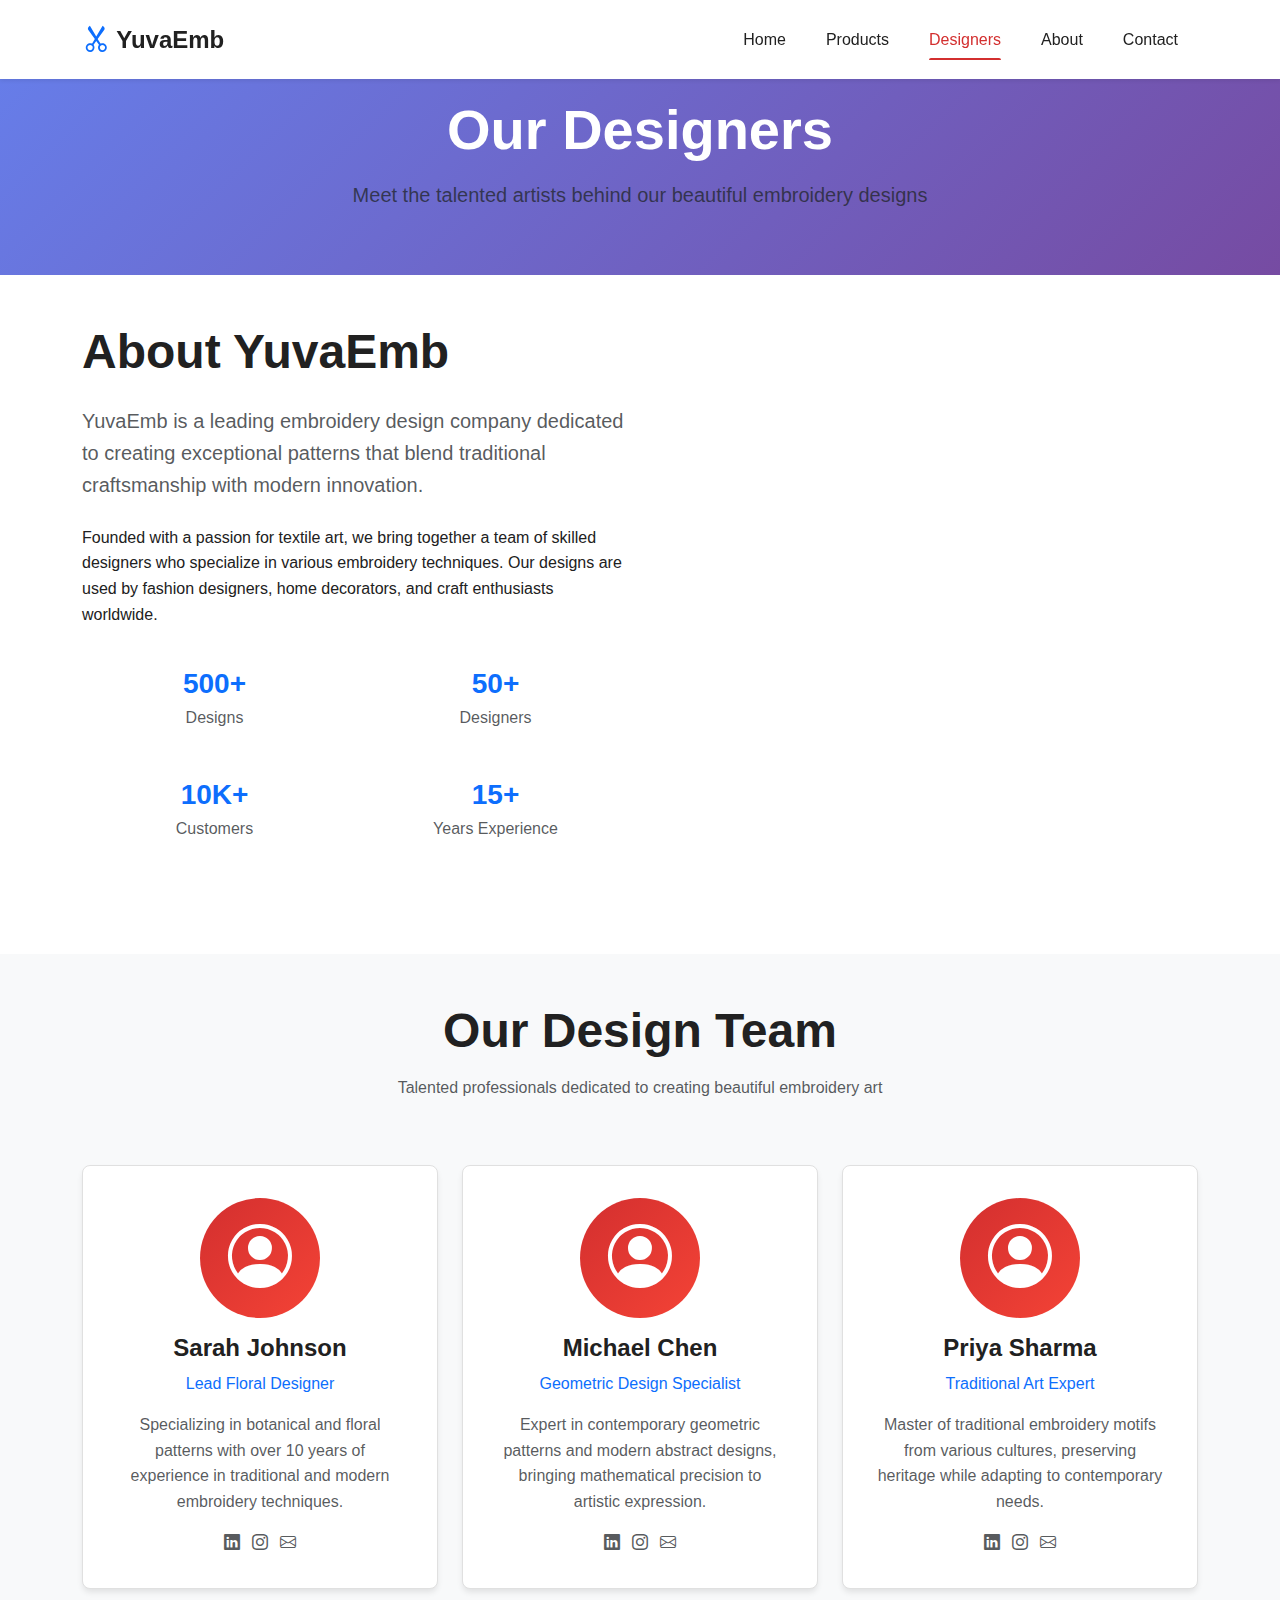
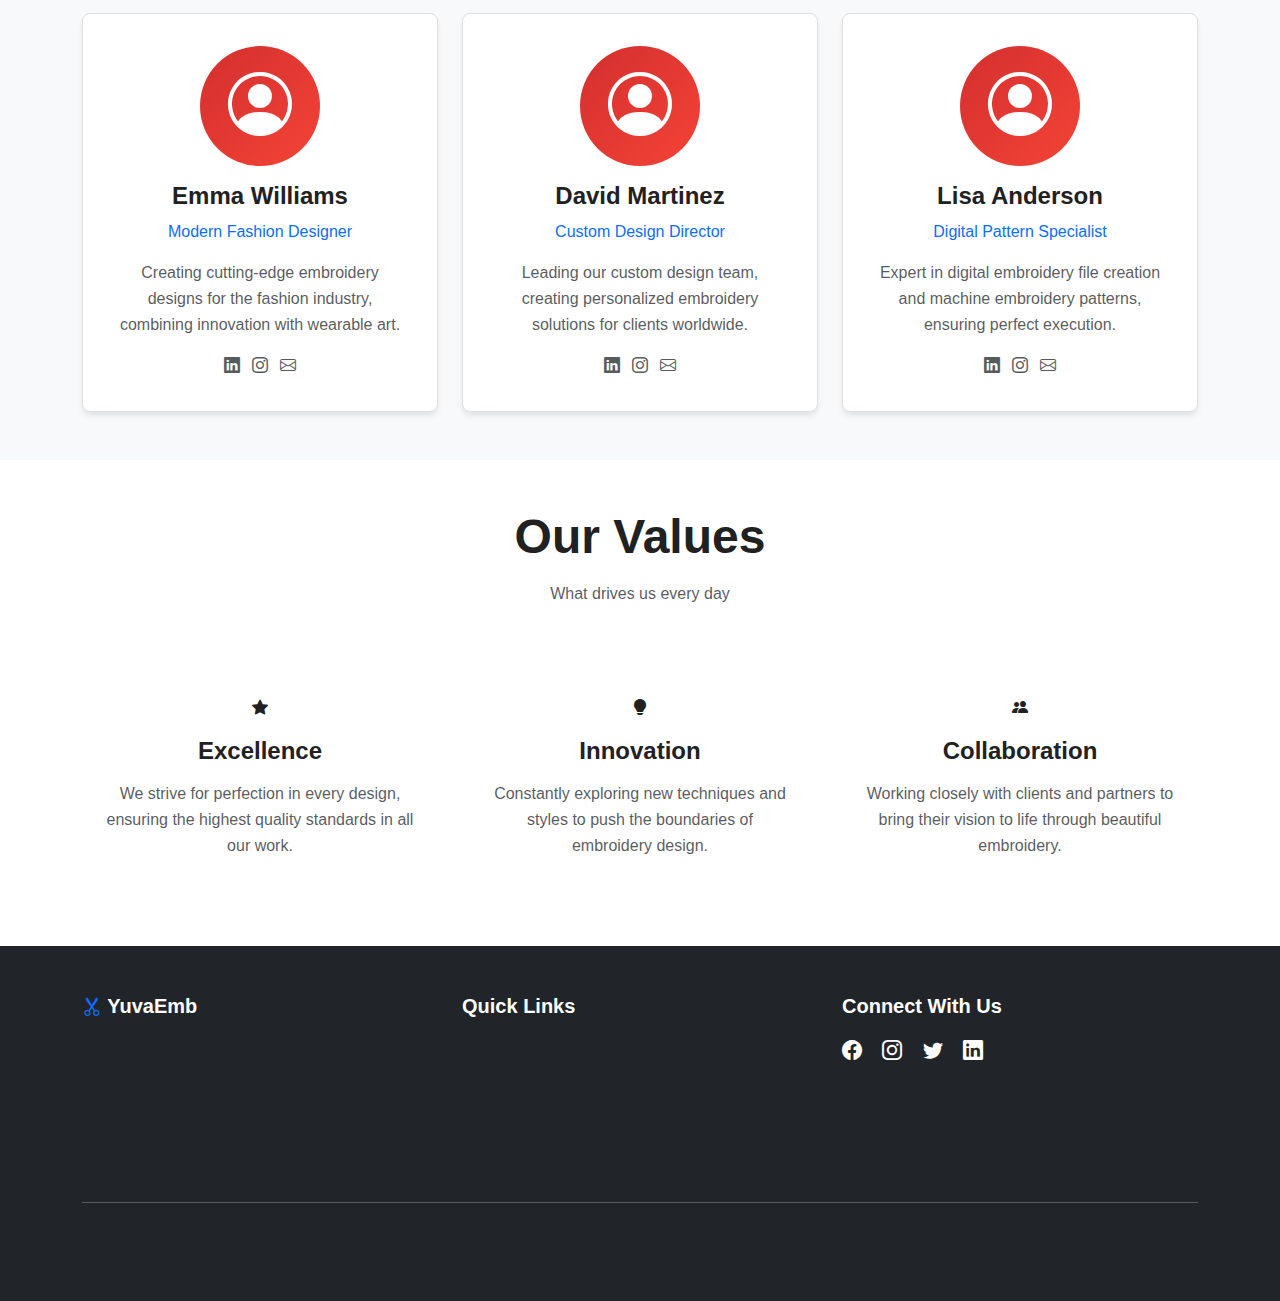
<file: designers.html>
<!DOCTYPE html>
<html lang="en">
<head>
    <meta charset="UTF-8">
    <meta name="viewport" content="width=device-width, initial-scale=1.0">
    <title>Designers - YuvaEmb</title>
    <link href="https://cdn.jsdelivr.net/npm/bootstrap@5.3.2/dist/css/bootstrap.min.css" rel="stylesheet">
    <link rel="stylesheet" href="https://cdn.jsdelivr.net/npm/bootstrap-icons@1.11.1/font/bootstrap-icons.css">
    <link rel="stylesheet" href="assets/css/style.css">
</head>
<body>
    <!-- Navigation -->
    <nav class="navbar navbar-expand-lg navbar-light bg-white shadow-sm fixed-top">
        <div class="container">
            <a class="navbar-brand fw-bold" href="index.html">
                <i class="bi bi-scissors text-primary"></i> YuvaEmb
            </a>
            <button class="navbar-toggler" type="button" data-bs-toggle="collapse" data-bs-target="#navbarNav">
                <span class="navbar-toggler-icon"></span>
            </button>
            <div class="collapse navbar-collapse" id="navbarNav">
                <ul class="navbar-nav ms-auto">
                    <li class="nav-item">
                        <a class="nav-link" href="index.html">Home</a>
                    </li>
                    <li class="nav-item">
                        <a class="nav-link" href="products.html">Products</a>
                    </li>
                    <li class="nav-item">
                        <a class="nav-link active" href="designers.html">Designers</a>
                    </li>
                    <li class="nav-item">
                        <a class="nav-link" href="about.html">About</a>
                    </li>
                    <li class="nav-item">
                        <a class="nav-link" href="contact.html">Contact</a>
                    </li>
                </ul>
            </div>
        </div>
    </nav>

    <!-- Page Header -->
    <section class="page-header py-5 mt-5">
        <div class="container">
            <div class="row">
                <div class="col-12 text-center">
                    <h1 class="display-4 fw-bold mb-3">Our Designers</h1>
                    <p class="lead text-muted">Meet the talented artists behind our beautiful embroidery designs</p>
                </div>
            </div>
        </div>
    </section>

    <!-- Company Overview -->
    <section class="py-5">
        <div class="container">
            <div class="row align-items-center mb-5">
                <div class="col-lg-6">
                    <h2 class="display-5 fw-bold mb-4">About YuvaEmb</h2>
                    <p class="lead text-muted mb-4">
                        YuvaEmb is a leading embroidery design company dedicated to creating 
                        exceptional patterns that blend traditional craftsmanship with modern innovation.
                    </p>
                    <p class="mb-4">
                        Founded with a passion for textile art, we bring together a team of 
                        skilled designers who specialize in various embroidery techniques. Our 
                        designs are used by fashion designers, home decorators, and craft 
                        enthusiasts worldwide.
                    </p>
                    <div class="row g-3">
                        <div class="col-6">
                            <div class="stat-card text-center p-3">
                                <h3 class="fw-bold text-primary mb-1">500+</h3>
                                <p class="text-muted mb-0">Designs</p>
                            </div>
                        </div>
                        <div class="col-6">
                            <div class="stat-card text-center p-3">
                                <h3 class="fw-bold text-primary mb-1">50+</h3>
                                <p class="text-muted mb-0">Designers</p>
                            </div>
                        </div>
                        <div class="col-6">
                            <div class="stat-card text-center p-3">
                                <h3 class="fw-bold text-primary mb-1">10K+</h3>
                                <p class="text-muted mb-0">Customers</p>
                            </div>
                        </div>
                        <div class="col-6">
                            <div class="stat-card text-center p-3">
                                <h3 class="fw-bold text-primary mb-1">15+</h3>
                                <p class="text-muted mb-0">Years Experience</p>
                            </div>
                        </div>
                    </div>
                </div>
                <div class="col-lg-6">
                    <div class="about-image">
                        <div class="embroidery-pattern-large"></div>
                    </div>
                </div>
            </div>
        </div>
    </section>

    <!-- Designers Team -->
    <section class="py-5 bg-light">
        <div class="container">
            <div class="row mb-5">
                <div class="col-12 text-center">
                    <h2 class="display-5 fw-bold mb-3">Our Design Team</h2>
                    <p class="text-muted">Talented professionals dedicated to creating beautiful embroidery art</p>
                </div>
            </div>
            <div class="row g-4">
                <!-- Designer 1 -->
                <div class="col-lg-4 col-md-6">
                    <div class="designer-card text-center">
                        <div class="designer-avatar mb-3">
                            <i class="bi bi-person-circle"></i>
                        </div>
                        <h4 class="fw-bold mb-2">Sarah Johnson</h4>
                        <p class="text-primary mb-3">Lead Floral Designer</p>
                        <p class="text-muted mb-3">
                            Specializing in botanical and floral patterns with over 10 years of experience 
                            in traditional and modern embroidery techniques.
                        </p>
                        <div class="designer-social">
                            <a href="#" class="text-muted me-2"><i class="bi bi-linkedin"></i></a>
                            <a href="#" class="text-muted me-2"><i class="bi bi-instagram"></i></a>
                            <a href="#" class="text-muted"><i class="bi bi-envelope"></i></a>
                        </div>
                    </div>
                </div>

                <!-- Designer 2 -->
                <div class="col-lg-4 col-md-6">
                    <div class="designer-card text-center">
                        <div class="designer-avatar mb-3">
                            <i class="bi bi-person-circle"></i>
                        </div>
                        <h4 class="fw-bold mb-2">Michael Chen</h4>
                        <p class="text-primary mb-3">Geometric Design Specialist</p>
                        <p class="text-muted mb-3">
                            Expert in contemporary geometric patterns and modern abstract designs, 
                            bringing mathematical precision to artistic expression.
                        </p>
                        <div class="designer-social">
                            <a href="#" class="text-muted me-2"><i class="bi bi-linkedin"></i></a>
                            <a href="#" class="text-muted me-2"><i class="bi bi-instagram"></i></a>
                            <a href="#" class="text-muted"><i class="bi bi-envelope"></i></a>
                        </div>
                    </div>
                </div>

                <!-- Designer 3 -->
                <div class="col-lg-4 col-md-6">
                    <div class="designer-card text-center">
                        <div class="designer-avatar mb-3">
                            <i class="bi bi-person-circle"></i>
                        </div>
                        <h4 class="fw-bold mb-2">Priya Sharma</h4>
                        <p class="text-primary mb-3">Traditional Art Expert</p>
                        <p class="text-muted mb-3">
                            Master of traditional embroidery motifs from various cultures, preserving 
                            heritage while adapting to contemporary needs.
                        </p>
                        <div class="designer-social">
                            <a href="#" class="text-muted me-2"><i class="bi bi-linkedin"></i></a>
                            <a href="#" class="text-muted me-2"><i class="bi bi-instagram"></i></a>
                            <a href="#" class="text-muted"><i class="bi bi-envelope"></i></a>
                        </div>
                    </div>
                </div>

                <!-- Designer 4 -->
                <div class="col-lg-4 col-md-6">
                    <div class="designer-card text-center">
                        <div class="designer-avatar mb-3">
                            <i class="bi bi-person-circle"></i>
                        </div>
                        <h4 class="fw-bold mb-2">Emma Williams</h4>
                        <p class="text-primary mb-3">Modern Fashion Designer</p>
                        <p class="text-muted mb-3">
                            Creating cutting-edge embroidery designs for the fashion industry, 
                            combining innovation with wearable art.
                        </p>
                        <div class="designer-social">
                            <a href="#" class="text-muted me-2"><i class="bi bi-linkedin"></i></a>
                            <a href="#" class="text-muted me-2"><i class="bi bi-instagram"></i></a>
                            <a href="#" class="text-muted"><i class="bi bi-envelope"></i></a>
                        </div>
                    </div>
                </div>

                <!-- Designer 5 -->
                <div class="col-lg-4 col-md-6">
                    <div class="designer-card text-center">
                        <div class="designer-avatar mb-3">
                            <i class="bi bi-person-circle"></i>
                        </div>
                        <h4 class="fw-bold mb-2">David Martinez</h4>
                        <p class="text-primary mb-3">Custom Design Director</p>
                        <p class="text-muted mb-3">
                            Leading our custom design team, creating personalized embroidery solutions 
                            for clients worldwide.
                        </p>
                        <div class="designer-social">
                            <a href="#" class="text-muted me-2"><i class="bi bi-linkedin"></i></a>
                            <a href="#" class="text-muted me-2"><i class="bi bi-instagram"></i></a>
                            <a href="#" class="text-muted"><i class="bi bi-envelope"></i></a>
                        </div>
                    </div>
                </div>

                <!-- Designer 6 -->
                <div class="col-lg-4 col-md-6">
                    <div class="designer-card text-center">
                        <div class="designer-avatar mb-3">
                            <i class="bi bi-person-circle"></i>
                        </div>
                        <h4 class="fw-bold mb-2">Lisa Anderson</h4>
                        <p class="text-primary mb-3">Digital Pattern Specialist</p>
                        <p class="text-muted mb-3">
                            Expert in digital embroidery file creation and machine embroidery patterns, 
                            ensuring perfect execution.
                        </p>
                        <div class="designer-social">
                            <a href="#" class="text-muted me-2"><i class="bi bi-linkedin"></i></a>
                            <a href="#" class="text-muted me-2"><i class="bi bi-instagram"></i></a>
                            <a href="#" class="text-muted"><i class="bi bi-envelope"></i></a>
                        </div>
                    </div>
                </div>
            </div>
        </div>
    </section>

    <!-- Company Values -->
    <section class="py-5">
        <div class="container">
            <div class="row mb-5">
                <div class="col-12 text-center">
                    <h2 class="display-5 fw-bold mb-3">Our Values</h2>
                    <p class="text-muted">What drives us every day</p>
                </div>
            </div>
            <div class="row g-4">
                <div class="col-md-4">
                    <div class="value-card text-center p-4">
                        <div class="value-icon mb-3">
                            <i class="bi bi-star-fill"></i>
                        </div>
                        <h4 class="fw-bold mb-3">Excellence</h4>
                        <p class="text-muted">
                            We strive for perfection in every design, ensuring the highest quality 
                            standards in all our work.
                        </p>
                    </div>
                </div>
                <div class="col-md-4">
                    <div class="value-card text-center p-4">
                        <div class="value-icon mb-3">
                            <i class="bi bi-lightbulb-fill"></i>
                        </div>
                        <h4 class="fw-bold mb-3">Innovation</h4>
                        <p class="text-muted">
                            Constantly exploring new techniques and styles to push the boundaries 
                            of embroidery design.
                        </p>
                    </div>
                </div>
                <div class="col-md-4">
                    <div class="value-card text-center p-4">
                        <div class="value-icon mb-3">
                            <i class="bi bi-people-fill"></i>
                        </div>
                        <h4 class="fw-bold mb-3">Collaboration</h4>
                        <p class="text-muted">
                            Working closely with clients and partners to bring their vision to life 
                            through beautiful embroidery.
                        </p>
                    </div>
                </div>
            </div>
        </div>
    </section>

    <!-- Footer -->
    <footer class="bg-dark text-white py-5">
        <div class="container">
            <div class="row g-4">
                <div class="col-md-4">
                    <h5 class="fw-bold mb-3">
                        <i class="bi bi-scissors text-primary"></i> YuvaEmb
                    </h5>
                    <p class="text-muted">
                        Creating beautiful embroidery designs that inspire and delight.
                    </p>
                </div>
                <div class="col-md-4">
                    <h5 class="fw-bold mb-3">Quick Links</h5>
                    <ul class="list-unstyled">
                        <li><a href="index.html" class="text-muted text-decoration-none">Home</a></li>
                        <li><a href="products.html" class="text-muted text-decoration-none">Products</a></li>
                        <li><a href="designers.html" class="text-muted text-decoration-none">Designers</a></li>
                        <li><a href="about.html" class="text-muted text-decoration-none">About</a></li>
                        <li><a href="contact.html" class="text-muted text-decoration-none">Contact</a></li>
                    </ul>
                </div>
                <div class="col-md-4">
                    <h5 class="fw-bold mb-3">Connect With Us</h5>
                    <div class="social-links">
                        <a href="#" class="text-white me-3"><i class="bi bi-facebook fs-5"></i></a>
                        <a href="#" class="text-white me-3"><i class="bi bi-instagram fs-5"></i></a>
                        <a href="#" class="text-white me-3"><i class="bi bi-twitter fs-5"></i></a>
                        <a href="#" class="text-white"><i class="bi bi-linkedin fs-5"></i></a>
                    </div>
                </div>
            </div>
            <hr class="my-4 bg-secondary">
            <div class="row">
                <div class="col-12 text-center text-muted">
                    <p class="mb-0">&copy; 2024 YuvaEmb. All rights reserved.</p>
                </div>
            </div>
        </div>
    </footer>

    <script src="https://cdn.jsdelivr.net/npm/bootstrap@5.3.2/dist/js/bootstrap.bundle.min.js"></script>
</body>
</html>
</file>
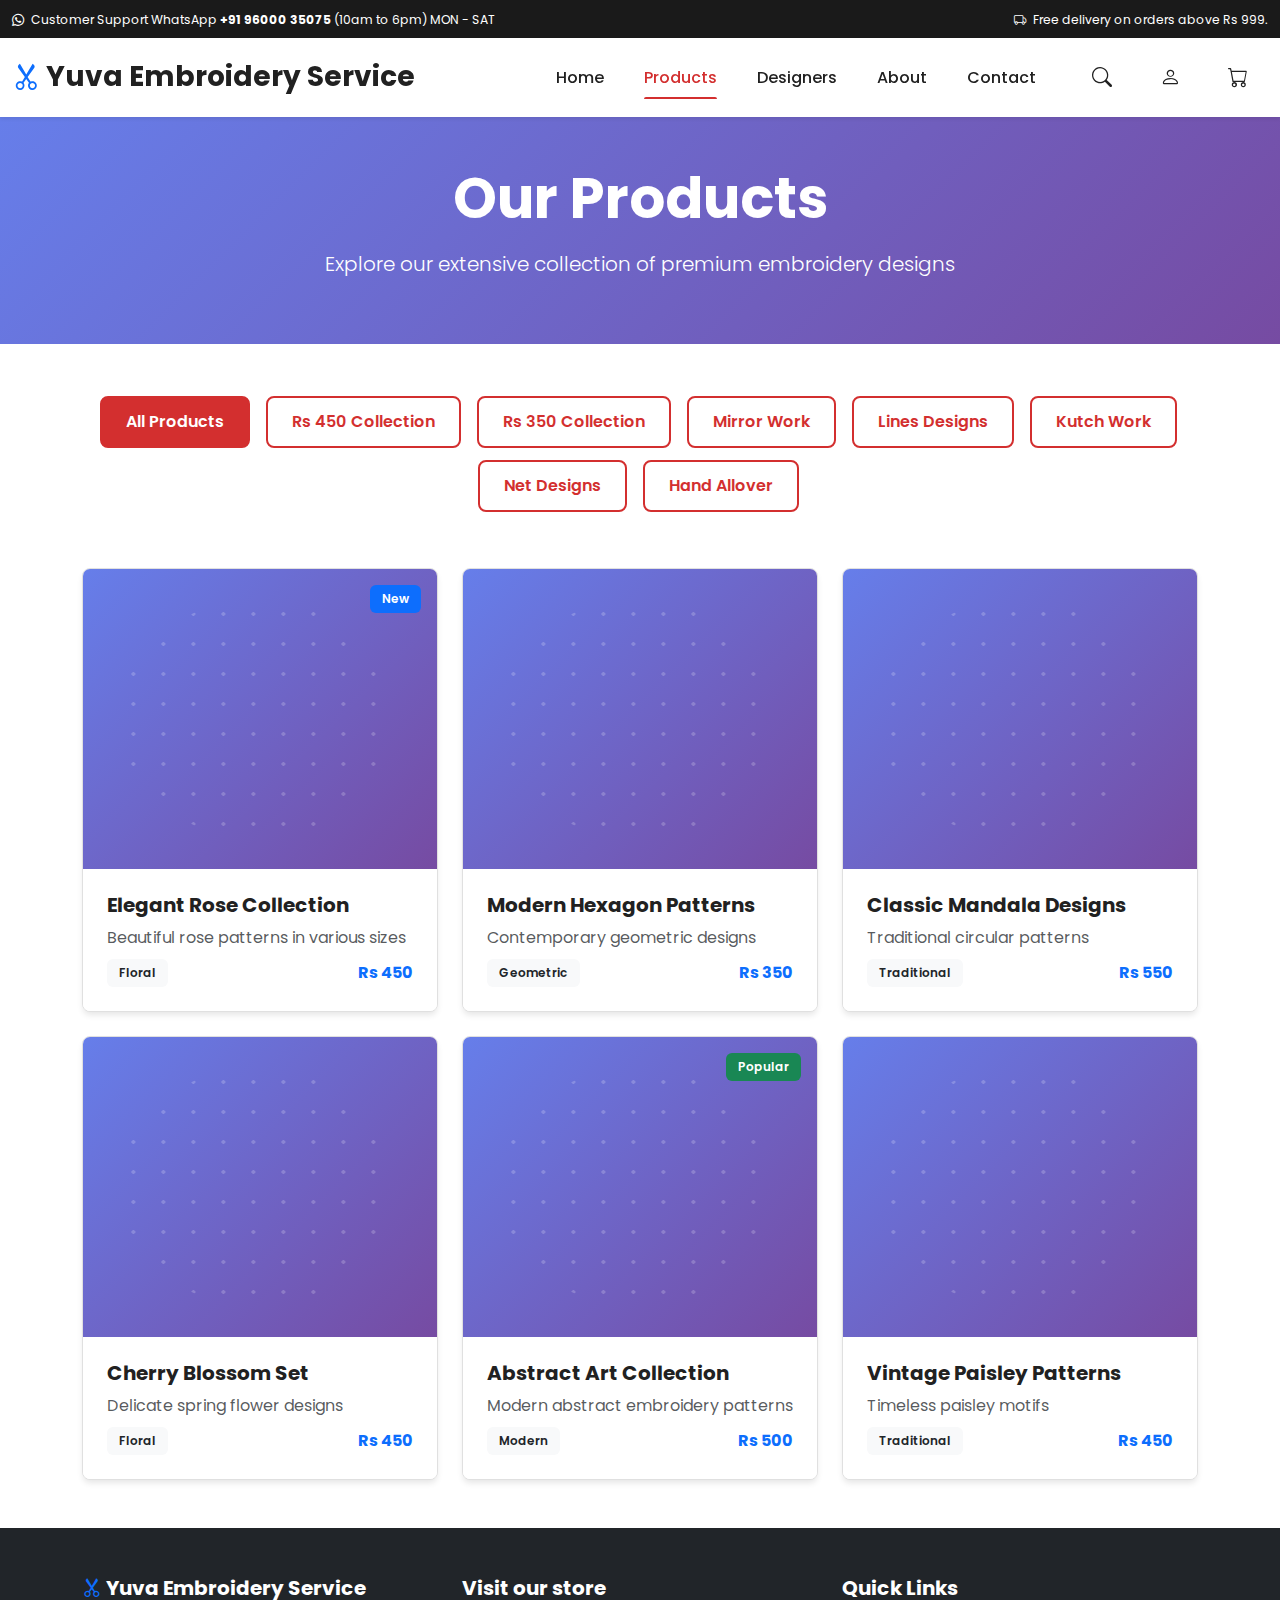
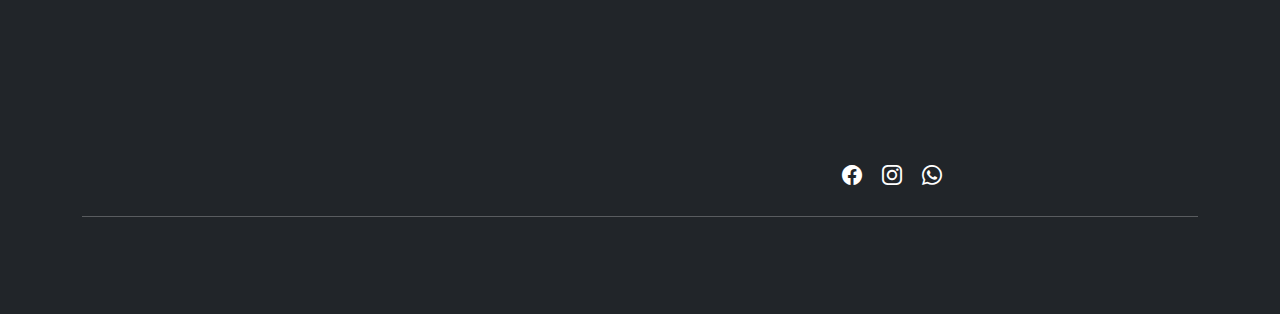
<file: products.html>
<!DOCTYPE html>
<html lang="en">
<head>
    <meta charset="UTF-8">
    <meta name="viewport" content="width=device-width, initial-scale=1.0">
    <title>Products - Yuva Embroidery Service</title>
    <link href="https://cdn.jsdelivr.net/npm/bootstrap@5.3.2/dist/css/bootstrap.min.css" rel="stylesheet">
    <link rel="stylesheet" href="https://cdn.jsdelivr.net/npm/bootstrap-icons@1.11.1/font/bootstrap-icons.css">
    <link href="https://fonts.googleapis.com/css2?family=Poppins:wght@300;400;500;600;700&display=swap" rel="stylesheet">
    <link rel="stylesheet" href="assets/css/style.css">
</head>
<body>
    <!-- Top Bar -->
    <div class="top-bar bg-dark text-white py-2">
        <div class="container-fluid">
            <div class="row align-items-center">
                <div class="col-md-6">
                    <small><i class="bi bi-whatsapp"></i> Customer Support WhatsApp <a href="https://wa.me/919600035075" class="text-white text-decoration-none fw-bold">+91 96000 35075</a> (10am to 6pm) MON - SAT</small>
                </div>
                <div class="col-md-6 text-md-end">
                    <small><i class="bi bi-truck"></i> Free delivery on orders above Rs 999.</small>
                </div>
            </div>
        </div>
    </div>

    <!-- Navigation -->
    <nav class="navbar navbar-expand-lg navbar-light bg-white shadow-sm sticky-top">
        <div class="container-fluid">
            <a class="navbar-brand fw-bold fs-3" href="index.html">
                <i class="bi bi-scissors text-primary"></i> Yuva Embroidery Service
            </a>
            <button class="navbar-toggler" type="button" data-bs-toggle="collapse" data-bs-target="#navbarNav">
                <span class="navbar-toggler-icon"></span>
            </button>
            <div class="collapse navbar-collapse" id="navbarNav">
                <ul class="navbar-nav ms-auto align-items-center">
                    <li class="nav-item">
                        <a class="nav-link" href="index.html">Home</a>
                    </li>
                    <li class="nav-item">
                        <a class="nav-link active" href="products.html">Products</a>
                    </li>
                    <li class="nav-item">
                        <a class="nav-link" href="designers.html">Designers</a>
                    </li>
                    <li class="nav-item">
                        <a class="nav-link" href="about.html">About</a>
                    </li>
                    <li class="nav-item">
                        <a class="nav-link" href="contact.html">Contact</a>
                    </li>
                    <li class="nav-item ms-3">
                        <button class="btn btn-link nav-link p-0" data-bs-toggle="modal" data-bs-target="#searchModal">
                            <i class="bi bi-search fs-5"></i>
                        </button>
                    </li>
                    <li class="nav-item ms-2">
                        <button class="btn btn-link nav-link p-0" data-bs-toggle="modal" data-bs-target="#loginModal">
                            <i class="bi bi-person fs-5"></i>
                        </button>
                    </li>
                    <li class="nav-item ms-2">
                        <button class="btn btn-link nav-link p-0 position-relative" data-bs-toggle="offcanvas" data-bs-target="#cartOffcanvas">
                            <i class="bi bi-cart fs-5"></i>
                            <span class="position-absolute top-0 start-100 translate-middle badge rounded-pill bg-danger" id="cartCount">0</span>
                        </button>
                    </li>
                </ul>
            </div>
        </div>
    </nav>

    <!-- Page Header -->
    <section class="page-header py-5">
        <div class="container">
            <div class="row">
                <div class="col-12 text-center">
                    <h1 class="display-4 fw-bold mb-3">Our Products</h1>
                    <p class="lead">Explore our extensive collection of premium embroidery designs</p>
                </div>
            </div>
        </div>
    </section>

    <!-- Products Section -->
    <section class="py-5">
        <div class="container">
            <!-- Filter Buttons -->
            <div class="row mb-5">
                <div class="col-12">
                    <div class="filter-buttons text-center">
                        <button class="btn btn-outline-primary active me-2 mb-2" data-filter="all">All Products</button>
                        <button class="btn btn-outline-primary me-2 mb-2" data-filter="rs450">Rs 450 Collection</button>
                        <button class="btn btn-outline-primary me-2 mb-2" data-filter="rs350">Rs 350 Collection</button>
                        <button class="btn btn-outline-primary me-2 mb-2" data-filter="mirror">Mirror Work</button>
                        <button class="btn btn-outline-primary me-2 mb-2" data-filter="lines">Lines Designs</button>
                        <button class="btn btn-outline-primary me-2 mb-2" data-filter="kutch">Kutch Work</button>
                        <button class="btn btn-outline-primary me-2 mb-2" data-filter="net">Net Designs</button>
                        <button class="btn btn-outline-primary me-2 mb-2" data-filter="handallover">Hand Allover</button>
                    </div>
                </div>
            </div>

            <!-- Products Grid -->
            <div class="row g-4" id="productsGrid">
                <!-- Product 1 -->
                <div class="col-lg-4 col-md-6 product-item" data-category="floral">
                    <div class="product-card h-100">
                        <div class="product-image">
                            <span class="badge bg-primary position-absolute top-0 end-0 m-3">New</span>
                            <div class="product-overlay">
                                <a href="product-detail.html" class="btn btn-light">View Details</a>
                            </div>
                        </div>
                        <div class="product-info p-4">
                            <h5 class="fw-bold">Elegant Rose Collection</h5>
                            <p class="text-muted mb-2">Beautiful rose patterns in various sizes</p>
                            <div class="d-flex justify-content-between align-items-center">
                                <span class="badge bg-light text-dark">Floral</span>
                                <span class="text-primary fw-bold">Rs 450</span>
                            </div>
                        </div>
                    </div>
                </div>

                <!-- Product 2 -->
                <div class="col-lg-4 col-md-6 product-item" data-category="geometric">
                    <div class="product-card h-100">
                        <div class="product-image">
                            <div class="product-overlay">
                                <button class="btn btn-light" data-bs-toggle="modal" data-bs-target="#productModal2">
                                    View Details
                                </button>
                            </div>
                        </div>
                        <div class="product-info p-4">
                            <h5 class="fw-bold">Modern Hexagon Patterns</h5>
                            <p class="text-muted mb-2">Contemporary geometric designs</p>
                            <div class="d-flex justify-content-between align-items-center">
                                <span class="badge bg-light text-dark">Geometric</span>
                                <span class="text-primary fw-bold">Rs 350</span>
                            </div>
                        </div>
                    </div>
                </div>

                <!-- Product 3 -->
                <div class="col-lg-4 col-md-6 product-item" data-category="traditional">
                    <div class="product-card h-100">
                        <div class="product-image">
                            <div class="product-overlay">
                                <button class="btn btn-light" data-bs-toggle="modal" data-bs-target="#productModal3">
                                    View Details
                                </button>
                            </div>
                        </div>
                        <div class="product-info p-4">
                            <h5 class="fw-bold">Classic Mandala Designs</h5>
                            <p class="text-muted mb-2">Traditional circular patterns</p>
                            <div class="d-flex justify-content-between align-items-center">
                                <span class="badge bg-light text-dark">Traditional</span>
                                <span class="text-primary fw-bold">Rs 550</span>
                            </div>
                        </div>
                    </div>
                </div>

                <!-- Product 4 -->
                <div class="col-lg-4 col-md-6 product-item" data-category="floral">
                    <div class="product-card h-100">
                        <div class="product-image">
                            <div class="product-overlay">
                                <button class="btn btn-light" data-bs-toggle="modal" data-bs-target="#productModal4">
                                    View Details
                                </button>
                            </div>
                        </div>
                        <div class="product-info p-4">
                            <h5 class="fw-bold">Cherry Blossom Set</h5>
                            <p class="text-muted mb-2">Delicate spring flower designs</p>
                            <div class="d-flex justify-content-between align-items-center">
                                <span class="badge bg-light text-dark">Floral</span>
                                <span class="text-primary fw-bold">Rs 450</span>
                            </div>
                        </div>
                    </div>
                </div>

                <!-- Product 5 -->
                <div class="col-lg-4 col-md-6 product-item" data-category="modern">
                    <div class="product-card h-100">
                        <div class="product-image">
                            <span class="badge bg-success position-absolute top-0 end-0 m-3">Popular</span>
                            <div class="product-overlay">
                                <button class="btn btn-light" data-bs-toggle="modal" data-bs-target="#productModal5">
                                    View Details
                                </button>
                            </div>
                        </div>
                        <div class="product-info p-4">
                            <h5 class="fw-bold">Abstract Art Collection</h5>
                            <p class="text-muted mb-2">Modern abstract embroidery patterns</p>
                            <div class="d-flex justify-content-between align-items-center">
                                <span class="badge bg-light text-dark">Modern</span>
                                <span class="text-primary fw-bold">Rs 500</span>
                            </div>
                        </div>
                    </div>
                </div>

                <!-- Product 6 -->
                <div class="col-lg-4 col-md-6 product-item" data-category="traditional">
                    <div class="product-card h-100">
                        <div class="product-image">
                            <div class="product-overlay">
                                <button class="btn btn-light" data-bs-toggle="modal" data-bs-target="#productModal6">
                                    View Details
                                </button>
                            </div>
                        </div>
                        <div class="product-info p-4">
                            <h5 class="fw-bold">Vintage Paisley Patterns</h5>
                            <p class="text-muted mb-2">Timeless paisley motifs</p>
                            <div class="d-flex justify-content-between align-items-center">
                                <span class="badge bg-light text-dark">Traditional</span>
                                <span class="text-primary fw-bold">Rs 450</span>
                            </div>
                        </div>
                    </div>
                </div>
            </div>
        </div>
    </section>

    <!-- Product Modals -->
    <!-- Modal 1 -->
    <div class="modal fade" id="productModal1" tabindex="-1">
        <div class="modal-dialog modal-lg">
            <div class="modal-content">
                <div class="modal-header">
                    <h5 class="modal-title">Elegant Rose Collection</h5>
                    <button type="button" class="btn-close" data-bs-dismiss="modal"></button>
                </div>
                <div class="modal-body">
                    <div class="row">
                        <div class="col-md-6">
                            <div class="product-image mb-3" style="height: 300px;"></div>
                        </div>
                        <div class="col-md-6">
                            <h4 class="fw-bold mb-3">$29.99</h4>
                            <p class="text-muted mb-3">
                                A stunning collection of rose embroidery patterns featuring various sizes and styles. 
                                Perfect for adding elegance to any fabric project.
                            </p>
                            <ul class="list-unstyled mb-3">
                                <li><i class="bi bi-check-circle text-primary"></i> Multiple size options</li>
                                <li><i class="bi bi-check-circle text-primary"></i> High-resolution files</li>
                                <li><i class="bi bi-check-circle text-primary"></i> Easy to use formats</li>
                                <li><i class="bi bi-check-circle text-primary"></i> Instant download</li>
                            </ul>
                            <button class="btn btn-primary w-100">Add to Cart</button>
                        </div>
                    </div>
                </div>
            </div>
        </div>
    </div>

    <!-- Modal 2 -->
    <div class="modal fade" id="productModal2" tabindex="-1">
        <div class="modal-dialog modal-lg">
            <div class="modal-content">
                <div class="modal-header">
                    <h5 class="modal-title">Modern Hexagon Patterns</h5>
                    <button type="button" class="btn-close" data-bs-dismiss="modal"></button>
                </div>
                <div class="modal-body">
                    <div class="row">
                        <div class="col-md-6">
                            <div class="product-image mb-3" style="height: 300px;"></div>
                        </div>
                        <div class="col-md-6">
                            <h4 class="fw-bold mb-3">$24.99</h4>
                            <p class="text-muted mb-3">
                                Contemporary geometric hexagon patterns perfect for modern fashion and home decor projects.
                            </p>
                            <ul class="list-unstyled mb-3">
                                <li><i class="bi bi-check-circle text-primary"></i> Modern design aesthetic</li>
                                <li><i class="bi bi-check-circle text-primary"></i> Versatile applications</li>
                                <li><i class="bi bi-check-circle text-primary"></i> Multiple color variations</li>
                            </ul>
                            <button class="btn btn-primary w-100">Add to Cart</button>
                        </div>
                    </div>
                </div>
            </div>
        </div>
    </div>

    <!-- Modal 3 -->
    <div class="modal fade" id="productModal3" tabindex="-1">
        <div class="modal-dialog modal-lg">
            <div class="modal-content">
                <div class="modal-header">
                    <h5 class="modal-title">Classic Mandala Designs</h5>
                    <button type="button" class="btn-close" data-bs-dismiss="modal"></button>
                </div>
                <div class="modal-body">
                    <div class="row">
                        <div class="col-md-6">
                            <div class="product-image mb-3" style="height: 300px;"></div>
                        </div>
                        <div class="col-md-6">
                            <h4 class="fw-bold mb-3">$34.99</h4>
                            <p class="text-muted mb-3">
                                Traditional mandala patterns with intricate details, perfect for creating stunning centerpieces.
                            </p>
                            <ul class="list-unstyled mb-3">
                                <li><i class="bi bi-check-circle text-primary"></i> Intricate details</li>
                                <li><i class="bi bi-check-circle text-primary"></i> Cultural authenticity</li>
                                <li><i class="bi bi-check-circle text-primary"></i> Multiple complexity levels</li>
                            </ul>
                            <button class="btn btn-primary w-100">Add to Cart</button>
                        </div>
                    </div>
                </div>
            </div>
        </div>
    </div>

    <!-- Add similar modals for products 4, 5, 6 -->
    <div class="modal fade" id="productModal4" tabindex="-1">
        <div class="modal-dialog modal-lg">
            <div class="modal-content">
                <div class="modal-header">
                    <h5 class="modal-title">Cherry Blossom Set</h5>
                    <button type="button" class="btn-close" data-bs-dismiss="modal"></button>
                </div>
                <div class="modal-body">
                    <div class="row">
                        <div class="col-md-6">
                            <div class="product-image mb-3" style="height: 300px;"></div>
                        </div>
                        <div class="col-md-6">
                            <h4 class="fw-bold mb-3">$27.99</h4>
                            <p class="text-muted mb-3">Delicate cherry blossom patterns inspired by Japanese art.</p>
                            <button class="btn btn-primary w-100">Add to Cart</button>
                        </div>
                    </div>
                </div>
            </div>
        </div>
    </div>

    <div class="modal fade" id="productModal5" tabindex="-1">
        <div class="modal-dialog modal-lg">
            <div class="modal-content">
                <div class="modal-header">
                    <h5 class="modal-title">Abstract Art Collection</h5>
                    <button type="button" class="btn-close" data-bs-dismiss="modal"></button>
                </div>
                <div class="modal-body">
                    <div class="row">
                        <div class="col-md-6">
                            <div class="product-image mb-3" style="height: 300px;"></div>
                        </div>
                        <div class="col-md-6">
                            <h4 class="fw-bold mb-3">$32.99</h4>
                            <p class="text-muted mb-3">Modern abstract patterns for contemporary fashion.</p>
                            <button class="btn btn-primary w-100">Add to Cart</button>
                        </div>
                    </div>
                </div>
            </div>
        </div>
    </div>

    <div class="modal fade" id="productModal6" tabindex="-1">
        <div class="modal-dialog modal-lg">
            <div class="modal-content">
                <div class="modal-header">
                    <h5 class="modal-title">Vintage Paisley Patterns</h5>
                    <button type="button" class="btn-close" data-bs-dismiss="modal"></button>
                </div>
                <div class="modal-body">
                    <div class="row">
                        <div class="col-md-6">
                            <div class="product-image mb-3" style="height: 300px;"></div>
                        </div>
                        <div class="col-md-6">
                            <h4 class="fw-bold mb-3">$29.99</h4>
                            <p class="text-muted mb-3">Timeless paisley motifs with vintage charm.</p>
                            <button class="btn btn-primary w-100">Add to Cart</button>
                        </div>
                    </div>
                </div>
            </div>
        </div>
    </div>

    <!-- Footer -->
    <footer class="bg-dark text-white py-5">
        <div class="container">
            <div class="row g-4">
                <div class="col-md-4">
                    <h5 class="fw-bold mb-3">
                        <i class="bi bi-scissors text-primary"></i> Yuva Embroidery Service
                    </h5>
                    <p class="text-muted">
                        Where innovative design meets flawless stitching! Our skilled artisans bring your creative vision to life.
                    </p>
                </div>
                <div class="col-md-4">
                    <h5 class="fw-bold mb-3">Visit our store</h5>
                    <p class="text-muted mb-2">
                        <i class="bi bi-geo-alt"></i> No.99, Vallal Yusuff Nagar,<br>
                        &nbsp;&nbsp;&nbsp;&nbsp;3rd Street, Mahalakshmi Nagar,<br>
                        &nbsp;&nbsp;&nbsp;&nbsp;East Tambaram, Chennai - 600 073
                    </p>
                    <p class="text-muted mb-1">
                        <i class="bi bi-envelope"></i> <a href="mailto:info@example.com" class="text-muted text-decoration-none">info@example.com</a>
                    </p>
                    <p class="text-muted mb-0">
                        <i class="bi bi-telephone"></i> <a href="tel:+919600035075" class="text-muted text-decoration-none">+91 96000 35075</a>
                    </p>
                </div>
                <div class="col-md-4">
                    <h5 class="fw-bold mb-3">Quick Links</h5>
                    <ul class="list-unstyled">
                        <li><a href="index.html" class="text-muted text-decoration-none">Home</a></li>
                        <li><a href="products.html" class="text-muted text-decoration-none">Products</a></li>
                        <li><a href="designers.html" class="text-muted text-decoration-none">Designers</a></li>
                        <li><a href="about.html" class="text-muted text-decoration-none">About</a></li>
                        <li><a href="contact.html" class="text-muted text-decoration-none">Contact</a></li>
                    </ul>
                    <div class="social-links mt-3">
                        <a href="#" class="text-white me-3"><i class="bi bi-facebook fs-5"></i></a>
                        <a href="#" class="text-white me-3"><i class="bi bi-instagram fs-5"></i></a>
                        <a href="https://wa.me/919600035075" class="text-white me-3"><i class="bi bi-whatsapp fs-5"></i></a>
                    </div>
                </div>
            </div>
            <hr class="my-4 bg-secondary">
            <div class="row">
                <div class="col-12 text-center text-muted">
                    <p class="mb-0">&copy; 2024 Yuva Embroidery Service. All rights reserved.</p>
                </div>
            </div>
        </div>
    </footer>

    <!-- Search Modal -->
    <div class="modal fade" id="searchModal" tabindex="-1">
        <div class="modal-dialog modal-dialog-centered">
            <div class="modal-content">
                <div class="modal-header">
                    <h5 class="modal-title">Search Products</h5>
                    <button type="button" class="btn-close" data-bs-dismiss="modal"></button>
                </div>
                <div class="modal-body">
                    <div class="input-group">
                        <input type="text" class="form-control" id="searchInput" placeholder="Search for products...">
                        <button class="btn btn-primary" type="button" id="searchBtn">
                            <i class="bi bi-search"></i>
                        </button>
                    </div>
                    <div id="searchResults" class="mt-3"></div>
                </div>
            </div>
        </div>
    </div>

    <!-- Login Modal -->
    <div class="modal fade" id="loginModal" tabindex="-1">
        <div class="modal-dialog modal-dialog-centered">
            <div class="modal-content">
                <div class="modal-header">
                    <h5 class="modal-title">Login / Register</h5>
                    <button type="button" class="btn-close" data-bs-dismiss="modal"></button>
                </div>
                <div class="modal-body">
                    <ul class="nav nav-tabs" id="authTabs" role="tablist">
                        <li class="nav-item" role="presentation">
                            <button class="nav-link active" id="login-tab" data-bs-toggle="tab" data-bs-target="#login" type="button">Login</button>
                        </li>
                        <li class="nav-item" role="presentation">
                            <button class="nav-link" id="register-tab" data-bs-toggle="tab" data-bs-target="#register" type="button">Register</button>
                        </li>
                    </ul>
                    <div class="tab-content mt-3" id="authTabsContent">
                        <div class="tab-pane fade show active" id="login">
                            <form id="loginForm">
                                <div class="mb-3">
                                    <label for="loginEmail" class="form-label">Email</label>
                                    <input type="email" class="form-control" id="loginEmail" required>
                                </div>
                                <div class="mb-3">
                                    <label for="loginPassword" class="form-label">Password</label>
                                    <input type="password" class="form-control" id="loginPassword" required>
                                </div>
                                <button type="submit" class="btn btn-primary w-100">Login</button>
                            </form>
                        </div>
                        <div class="tab-pane fade" id="register">
                            <form id="registerForm">
                                <div class="mb-3">
                                    <label for="registerName" class="form-label">Full Name</label>
                                    <input type="text" class="form-control" id="registerName" required>
                                </div>
                                <div class="mb-3">
                                    <label for="registerEmail" class="form-label">Email</label>
                                    <input type="email" class="form-control" id="registerEmail" required>
                                </div>
                                <div class="mb-3">
                                    <label for="registerPassword" class="form-label">Password</label>
                                    <input type="password" class="form-control" id="registerPassword" required>
                                </div>
                                <button type="submit" class="btn btn-primary w-100">Register</button>
                            </form>
                        </div>
                    </div>
                </div>
            </div>
        </div>
    </div>

    <!-- Cart Offcanvas -->
    <div class="offcanvas offcanvas-end" tabindex="-1" id="cartOffcanvas">
        <div class="offcanvas-header">
            <h5 class="offcanvas-title">Shopping Cart</h5>
            <button type="button" class="btn-close" data-bs-dismiss="offcanvas"></button>
        </div>
        <div class="offcanvas-body">
            <div id="cartItems">
                <p class="text-muted text-center">Your cart is empty</p>
            </div>
            <div class="mt-auto pt-3 border-top">
                <div class="d-flex justify-content-between mb-3">
                    <strong>Total:</strong>
                    <strong id="cartTotal">Rs 0</strong>
                </div>
                <button class="btn btn-primary w-100" id="checkoutBtn" disabled>Checkout</button>
            </div>
        </div>
    </div>

    <script src="https://cdn.jsdelivr.net/npm/bootstrap@5.3.2/dist/js/bootstrap.bundle.min.js"></script>
    <script src="assets/js/main.js"></script>
    <script>
        // Filter functionality
        document.querySelectorAll('.filter-buttons button').forEach(button => {
            button.addEventListener('click', function() {
                // Update active button
                document.querySelectorAll('.filter-buttons button').forEach(btn => btn.classList.remove('active'));
                this.classList.add('active');
                
                // Filter products
                const filter = this.getAttribute('data-filter');
                document.querySelectorAll('.product-item').forEach(item => {
                    if (filter === 'all' || item.getAttribute('data-category') === filter) {
                        item.style.display = 'block';
                        item.style.animation = 'fadeInUp 0.5s ease';
                    } else {
                        item.style.display = 'none';
                    }
                });
            });
        });

        // Check URL for collection filter
        const urlParams = new URLSearchParams(window.location.search);
        const collection = urlParams.get('collection');
        if (collection) {
            document.addEventListener('DOMContentLoaded', () => {
                const filterBtn = document.querySelector(`[data-filter="${collection}"]`);
                if (filterBtn) {
                    filterBtn.click();
                }
            });
        }
    </script>
</body>
</html>
</file>
<file: assets/css/style.css>
/* ============================================
   Yuva Embroidery Service - Aarna Style Design
   Modern CSS with Latest Design Principles
   ============================================ */

/* Root Variables for Consistent Design */
:root {
    --primary-color: #d32f2f;
    --primary-dark: #b71c1c;
    --primary-light: #f44336;
    --secondary-color: #1976d2;
    --accent-color: #ff9800;
    --text-dark: #212121;
    --text-muted: #757575;
    --bg-light: #f5f5f5;
    --bg-white: #ffffff;
    --shadow-sm: 0 1px 2px 0 rgba(0, 0, 0, 0.05);
    --shadow-md: 0 4px 6px -1px rgba(0, 0, 0, 0.1);
    --shadow-lg: 0 10px 15px -3px rgba(0, 0, 0, 0.1);
    --shadow-xl: 0 20px 25px -5px rgba(0, 0, 0, 0.1);
    --border-radius: 8px;
    --transition: all 0.3s cubic-bezier(0.4, 0, 0.2, 1);
}

/* Global Styles */
* {
    margin: 0;
    padding: 0;
    box-sizing: border-box;
}

body {
    font-family: 'Poppins', -apple-system, BlinkMacSystemFont, 'Segoe UI', Roboto, 'Helvetica Neue', Arial, sans-serif;
    color: var(--text-dark);
    line-height: 1.6;
    overflow-x: hidden;
}

/* Smooth Scrolling */
html {
    scroll-behavior: smooth;
}

/* Top Bar */
.top-bar {
    background: #1a1a1a !important;
    font-size: 0.875rem;
    z-index: 1030;
}

.top-bar a {
    transition: var(--transition);
}

.top-bar a:hover {
    color: var(--primary-color) !important;
}

.top-bar i {
    margin-right: 0.25rem;
}

/* Navigation */
.navbar {
    padding: 0.75rem 0;
    transition: var(--transition);
    background: white !important;
    z-index: 1020;
}

.navbar-brand {
    font-size: 1.5rem;
    color: var(--text-dark) !important;
    font-weight: 700;
    transition: var(--transition);
}

.navbar-brand:hover {
    transform: scale(1.05);
}

.navbar-brand i {
    font-size: 1.75rem;
    color: var(--primary-color);
}

.nav-link {
    font-weight: 500;
    color: var(--text-dark) !important;
    margin: 0 0.25rem;
    transition: var(--transition);
    position: relative;
    padding: 0.5rem 1rem !important;
}

.nav-link:hover,
.nav-link.active {
    color: var(--primary-color) !important;
}

.nav-link.active::after {
    content: '';
    position: absolute;
    bottom: 0;
    left: 1rem;
    right: 1rem;
    height: 2px;
    background: var(--primary-color);
    border-radius: 2px 2px 0 0;
}

.nav-link i {
    font-size: 1.25rem;
    transition: var(--transition);
}

.nav-link:hover i {
    transform: scale(1.1);
}

/* Banner Carousel */
.carousel {
    margin-top: 0;
}

.banner-slide {
    min-height: 500px;
    background: linear-gradient(135deg, #667eea 0%, #764ba2 100%);
    display: flex;
    align-items: center;
    position: relative;
    overflow: hidden;
}

.banner-slide::before {
    content: '';
    position: absolute;
    top: 0;
    left: 0;
    right: 0;
    bottom: 0;
    background: url('data:image/svg+xml,<svg width="100" height="100" xmlns="http://www.w3.org/2000/svg"><defs><pattern id="grid" width="100" height="100" patternUnits="userSpaceOnUse"><path d="M 100 0 L 0 0 0 100" fill="none" stroke="rgba(255,255,255,0.1)" stroke-width="1"/></pattern></defs><rect width="100" height="100" fill="url(%23grid)"/></svg>');
    opacity: 0.3;
    animation: patternMove 20s linear infinite;
}

.banner-slide-2 {
    background: linear-gradient(135deg, #f093fb 0%, #f5576c 100%);
}

.banner-slide-3 {
    background: linear-gradient(135deg, #4facfe 0%, #00f2fe 100%);
}

.banner-slide .container {
    position: relative;
    z-index: 1;
}

.banner-slide h2 {
    color: white;
    text-shadow: 2px 2px 4px rgba(0,0,0,0.2);
    animation: fadeInUp 0.8s ease;
}

.banner-slide p {
    color: rgba(255,255,255,0.95);
    animation: fadeInUp 0.8s ease 0.2s both;
}

.banner-slide .btn {
    animation: fadeInUp 0.8s ease 0.4s both;
}

.min-vh-75 {
    min-height: 75vh;
}

.carousel-control-prev,
.carousel-control-next {
    width: 50px;
    height: 50px;
    background: rgba(0,0,0,0.5);
    border-radius: 50%;
    top: 50%;
    transform: translateY(-50%);
    opacity: 0.7;
    transition: var(--transition);
}

.carousel-control-prev {
    left: 20px;
}

.carousel-control-next {
    right: 20px;
}

.carousel-control-prev:hover,
.carousel-control-next:hover {
    opacity: 1;
    background: rgba(0,0,0,0.8);
    transform: translateY(-50%) scale(1.1);
}

.carousel-indicators [data-bs-target] {
    width: 12px;
    height: 12px;
    border-radius: 50%;
    background: rgba(255,255,255,0.5);
    border: 2px solid white;
    transition: var(--transition);
}

.carousel-indicators [data-bs-target].active {
    background: white;
    transform: scale(1.2);
}

/* Section Titles */
.section-title {
    position: relative;
    padding-bottom: 1rem;
    margin-bottom: 3rem;
}

.section-title::after {
    content: '';
    position: absolute;
    bottom: 0;
    left: 50%;
    transform: translateX(-50%);
    width: 80px;
    height: 4px;
    background: var(--primary-color);
    border-radius: 2px;
}

/* Collection Cards */
.collection-card {
    background: white;
    border-radius: var(--border-radius);
    overflow: hidden;
    transition: var(--transition);
    box-shadow: var(--shadow-md);
    border: 1px solid #e0e0e0;
    height: 100%;
    cursor: pointer;
}

.collection-card:hover {
    transform: translateY(-8px);
    box-shadow: var(--shadow-xl);
    border-color: var(--primary-color);
}

.collection-image {
    width: 100%;
    height: 250px;
    background: linear-gradient(135deg, #667eea 0%, #764ba2 100%);
    position: relative;
    overflow: hidden;
}

.collection-image::before {
    content: '';
    position: absolute;
    top: 50%;
    left: 50%;
    transform: translate(-50%, -50%);
    width: 70%;
    height: 70%;
    background: radial-gradient(circle, rgba(255,255,255,0.2) 2px, transparent 2px);
    background-size: 25px 25px;
    border-radius: 50%;
    transition: var(--transition);
}

.collection-card:hover .collection-image::before {
    transform: translate(-50%, -50%) rotate(360deg) scale(1.1);
}

.collection-image-2 {
    background: linear-gradient(135deg, #f093fb 0%, #f5576c 100%);
}

.collection-image-3 {
    background: linear-gradient(135deg, #4facfe 0%, #00f2fe 100%);
}

.collection-image-4 {
    background: linear-gradient(135deg, #43e97b 0%, #38f9d7 100%);
}

.collection-image-5 {
    background: linear-gradient(135deg, #fa709a 0%, #fee140 100%);
}

.collection-image-6 {
    background: linear-gradient(135deg, #30cfd0 0%, #330867 100%);
}

.collection-image-7 {
    background: linear-gradient(135deg, #a8edea 0%, #fed6e3 100%);
}

.collection-image-8 {
    background: linear-gradient(135deg, #ff9a9e 0%, #fecfef 100%);
}

.collection-image-9 {
    background: linear-gradient(135deg, #ffecd2 0%, #fcb69f 100%);
}

.collection-image-10 {
    background: linear-gradient(135deg, #ff6e7f 0%, #bfe9ff 100%);
}

.collection-overlay {
    position: absolute;
    top: 0;
    left: 0;
    right: 0;
    bottom: 0;
    background: rgba(0, 0, 0, 0.7);
    display: flex;
    align-items: center;
    justify-content: center;
    opacity: 0;
    transition: var(--transition);
}

.collection-card:hover .collection-overlay {
    opacity: 1;
}

.collection-info {
    background: white;
    transition: var(--transition);
}

.collection-card:hover .collection-info {
    background: var(--bg-light);
}

.collection-info h5 {
    color: var(--text-dark);
    font-size: 1.1rem;
    transition: var(--transition);
}

.collection-card:hover .collection-info h5 {
    color: var(--primary-color);
}

/* Buttons */
.btn {
    border-radius: var(--border-radius);
    padding: 0.75rem 1.5rem;
    font-weight: 600;
    transition: var(--transition);
    border: none;
    position: relative;
    overflow: hidden;
}

.btn::before {
    content: '';
    position: absolute;
    top: 50%;
    left: 50%;
    width: 0;
    height: 0;
    border-radius: 50%;
    background: rgba(255,255,255,0.3);
    transform: translate(-50%, -50%);
    transition: width 0.6s, height 0.6s;
}

.btn:hover::before {
    width: 300px;
    height: 300px;
}

.btn-primary {
    background: var(--primary-color);
    color: white;
}

.btn-primary:hover {
    background: var(--primary-dark);
    transform: translateY(-2px);
    box-shadow: var(--shadow-lg);
    color: white;
}

.btn-outline-primary {
    border: 2px solid var(--primary-color);
    color: var(--primary-color);
    background: transparent;
}

.btn-outline-primary:hover {
    background: var(--primary-color);
    color: white;
    transform: translateY(-2px);
}

.btn-light {
    background: white;
    color: var(--text-dark);
    font-weight: 600;
}

.btn-light:hover {
    background: var(--bg-light);
    transform: scale(1.05);
    color: var(--text-dark);
}

/* Product Cards */
.product-card {
    background: white;
    border-radius: var(--border-radius);
    overflow: hidden;
    transition: var(--transition);
    box-shadow: var(--shadow-md);
    border: 1px solid #e0e0e0;
    height: 100%;
}

.product-card:hover {
    transform: translateY(-8px);
    box-shadow: var(--shadow-xl);
    border-color: var(--primary-color);
}

.product-image {
    width: 100%;
    height: 300px;
    background: linear-gradient(135deg, #667eea 0%, #764ba2 100%);
    position: relative;
    overflow: hidden;
}

.product-image::before {
    content: '';
    position: absolute;
    top: 50%;
    left: 50%;
    transform: translate(-50%, -50%);
    width: 80%;
    height: 80%;
    background: radial-gradient(circle, rgba(255,255,255,0.2) 2px, transparent 2px);
    background-size: 30px 30px;
    border-radius: 50%;
    transition: var(--transition);
}

.product-card:hover .product-image::before {
    transform: translate(-50%, -50%) rotate(360deg) scale(1.1);
}

.product-overlay {
    position: absolute;
    top: 0;
    left: 0;
    right: 0;
    bottom: 0;
    background: rgba(0, 0, 0, 0.7);
    display: flex;
    align-items: center;
    justify-content: center;
    opacity: 0;
    transition: var(--transition);
}

.product-card:hover .product-overlay {
    opacity: 1;
}

.product-info {
    background: white;
    padding: 1.5rem;
    transition: var(--transition);
}

.product-card:hover .product-info {
    background: var(--bg-light);
}

/* Page Header */
.page-header {
    background: linear-gradient(135deg, #667eea 0%, #764ba2 100%);
    color: white;
    padding: 4rem 0 3rem;
}

.page-header h1 {
    color: white;
}

/* Filter Buttons */
.filter-buttons .btn {
    margin: 0.25rem;
}

.filter-buttons .btn.active {
    background: var(--primary-color);
    color: white;
    border-color: var(--primary-color);
}

/* Contact Section */
.contact-card {
    background: white;
    padding: 2rem;
    border-radius: var(--border-radius);
    box-shadow: var(--shadow-md);
    transition: var(--transition);
    height: 100%;
    border: 1px solid #e0e0e0;
}

.contact-card:hover {
    transform: translateY(-5px);
    box-shadow: var(--shadow-xl);
}

.contact-icon {
    width: 60px;
    height: 60px;
    background: linear-gradient(135deg, var(--primary-color), var(--primary-light));
    border-radius: 50%;
    display: flex;
    align-items: center;
    justify-content: center;
    color: white;
    font-size: 1.5rem;
    transition: var(--transition);
}

.contact-card:hover .contact-icon {
    transform: rotate(360deg) scale(1.1);
}

.contact-info a:hover {
    color: var(--primary-color) !important;
}

/* Form Styles */
.form-control {
    border-radius: var(--border-radius);
    border: 2px solid #e0e0e0;
    padding: 0.75rem 1rem;
    transition: var(--transition);
}

.form-control:focus {
    border-color: var(--primary-color);
    box-shadow: 0 0 0 3px rgba(211, 47, 47, 0.1);
    outline: none;
}

/* Designer Cards */
.designer-card {
    background: white;
    padding: 2rem;
    border-radius: var(--border-radius);
    box-shadow: var(--shadow-md);
    transition: var(--transition);
    height: 100%;
    border: 1px solid #e0e0e0;
}

.designer-card:hover {
    transform: translateY(-5px);
    box-shadow: var(--shadow-xl);
}

.designer-avatar {
    width: 120px;
    height: 120px;
    margin: 0 auto;
    background: linear-gradient(135deg, var(--primary-color), var(--primary-light));
    border-radius: 50%;
    display: flex;
    align-items: center;
    justify-content: center;
    color: white;
    font-size: 4rem;
    transition: var(--transition);
}

.designer-card:hover .designer-avatar {
    transform: scale(1.1) rotate(5deg);
}

.designer-social a {
    transition: var(--transition);
}

.designer-social a:hover {
    color: var(--primary-color) !important;
    transform: scale(1.2);
}

/* Service Cards */
.service-card {
    background: white;
    border-radius: var(--border-radius);
    box-shadow: var(--shadow-md);
    transition: var(--transition);
    height: 100%;
    border: 1px solid #e0e0e0;
}

.service-card:hover {
    transform: translateY(-5px);
    box-shadow: var(--shadow-xl);
}

.service-icon {
    width: 80px;
    height: 80px;
    background: linear-gradient(135deg, var(--primary-color), var(--primary-light));
    border-radius: 50%;
    display: flex;
    align-items: center;
    justify-content: center;
    color: white;
    font-size: 2.5rem;
    transition: var(--transition);
}

.service-card:hover .service-icon {
    transform: rotate(360deg) scale(1.1);
}

/* Feature Cards */
.feature-card {
    background: white;
    border-radius: var(--border-radius);
    transition: var(--transition);
    height: 100%;
    border: 1px solid #e0e0e0;
    padding: 2rem;
}

.feature-card:hover {
    transform: translateY(-5px);
    box-shadow: var(--shadow-xl);
}

.feature-icon {
    width: 80px;
    height: 80px;
    margin: 0 auto;
    background: linear-gradient(135deg, var(--primary-color), var(--primary-light));
    border-radius: 50%;
    display: flex;
    align-items: center;
    justify-content: center;
    color: white;
    font-size: 2rem;
    transition: var(--transition);
}

.feature-card:hover .feature-icon {
    transform: rotate(360deg) scale(1.1);
}

/* Footer */
footer {
    background: #1a1a1a !important;
}

.social-links a {
    transition: var(--transition);
    display: inline-block;
}

.social-links a:hover {
    color: var(--primary-color) !important;
    transform: translateY(-3px) scale(1.1);
}

/* Map Container */
.map-container {
    border-radius: var(--border-radius);
    overflow: hidden;
    box-shadow: var(--shadow-lg);
}

/* Badge */
.badge {
    font-weight: 600;
    padding: 0.5rem 0.75rem;
    animation: pulse 2s infinite;
}

@keyframes pulse {
    0%, 100% { transform: scale(1); }
    50% { transform: scale(1.05); }
}

/* Notification */
.notification {
    position: fixed;
    top: 100px;
    right: 20px;
    background: var(--primary-color);
    color: white;
    padding: 1rem 1.5rem;
    border-radius: var(--border-radius);
    box-shadow: var(--shadow-xl);
    z-index: 9999;
    transform: translateX(400px);
    transition: transform 0.3s ease;
    max-width: 300px;
}

.notification.show {
    transform: translateX(0);
}

/* Modal Styles */
.modal-content {
    border-radius: var(--border-radius);
    border: none;
    box-shadow: var(--shadow-xl);
}

.modal-header {
    border-bottom: 1px solid #e0e0e0;
}

.modal-footer {
    border-top: 1px solid #e0e0e0;
}

/* Offcanvas Styles */
.offcanvas {
    border-left: 1px solid #e0e0e0;
}

.offcanvas-header {
    border-bottom: 1px solid #e0e0e0;
}

/* Animations */
@keyframes fadeInUp {
    from {
        opacity: 0;
        transform: translateY(30px);
    }
    to {
        opacity: 1;
        transform: translateY(0);
    }
}

@keyframes patternMove {
    0% { transform: translate(0, 0); }
    100% { transform: translate(50px, 50px); }
}

@keyframes slideInRight {
    from {
        opacity: 0;
        transform: translateX(50px);
    }
    to {
        opacity: 1;
        transform: translateX(0);
    }
}

/* Loading States */
.loading {
    opacity: 0.6;
    pointer-events: none;
}

/* Accessibility */
:focus-visible {
    outline: 2px solid var(--primary-color);
    outline-offset: 2px;
}

/* Smooth Transitions for All Interactive Elements */
a, button, .btn, .card, .product-card, .feature-card, .collection-card {
    transition: var(--transition);
}

/* Scroll to Top Button */
.scroll-to-top {
    position: fixed;
    bottom: 30px;
    right: 30px;
    width: 50px;
    height: 50px;
    background: var(--primary-color);
    color: white;
    border-radius: 50%;
    display: flex;
    align-items: center;
    justify-content: center;
    cursor: pointer;
    opacity: 0;
    visibility: hidden;
    transition: var(--transition);
    z-index: 1000;
    box-shadow: var(--shadow-lg);
}

.scroll-to-top.show {
    opacity: 1;
    visibility: visible;
}

.scroll-to-top:hover {
    background: var(--primary-dark);
    transform: translateY(-5px);
}

/* Responsive Design */
@media (max-width: 768px) {
    .banner-slide {
        min-height: 400px;
        text-align: center;
    }
    
    .banner-slide h2 {
        font-size: 2rem;
    }
    
    .collection-image {
        height: 200px;
    }
    
    .top-bar {
        font-size: 0.75rem;
    }
    
    .top-bar .row > div {
        text-align: center !important;
        margin-bottom: 0.5rem;
    }
    
    .carousel-control-prev,
    .carousel-control-next {
        width: 40px;
        height: 40px;
    }
    
    .carousel-control-prev {
        left: 10px;
    }
    
    .carousel-control-next {
        right: 10px;
    }
    
    .section-title::after {
        width: 60px;
    }
    
    .notification {
        right: 10px;
        left: 10px;
        max-width: none;
    }
}

/* Print Styles */
@media print {
    .navbar, footer, .btn, .top-bar, .carousel-control-prev, .carousel-control-next {
        display: none;
    }
}
</file>
